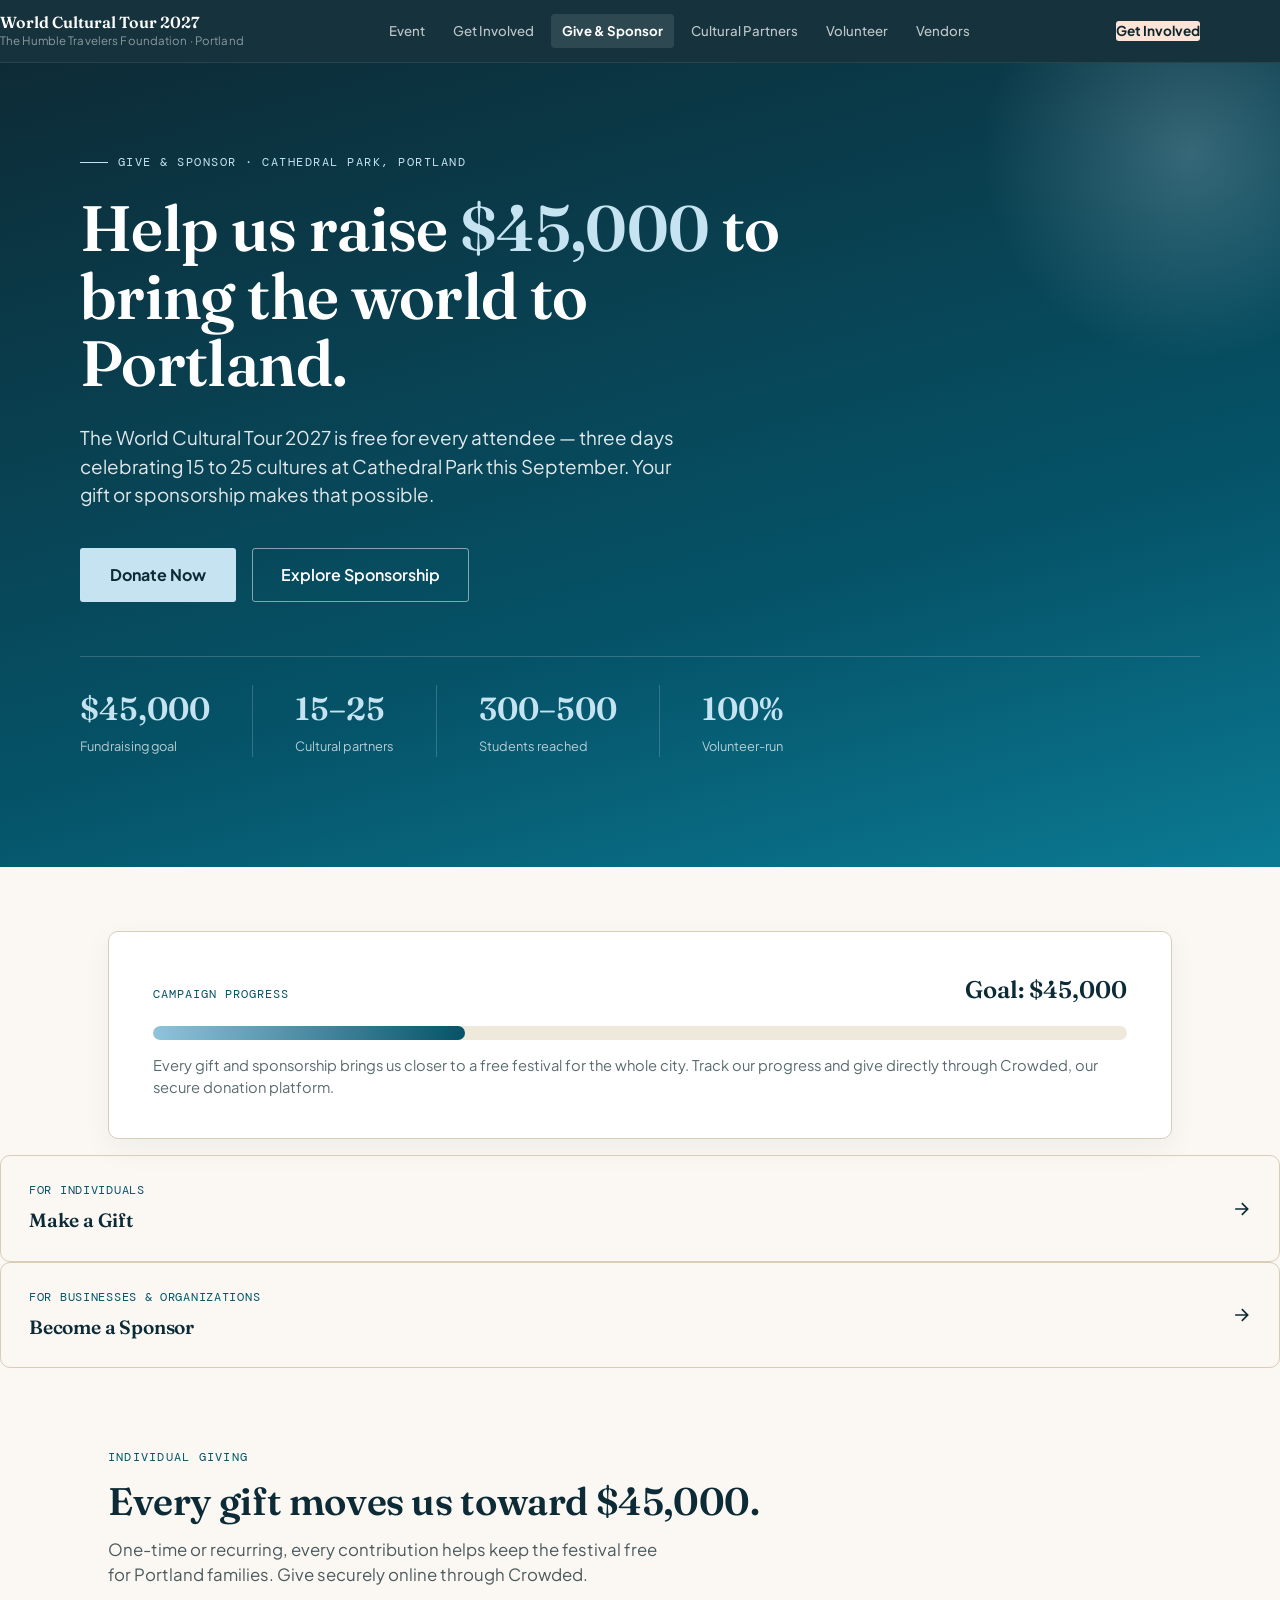
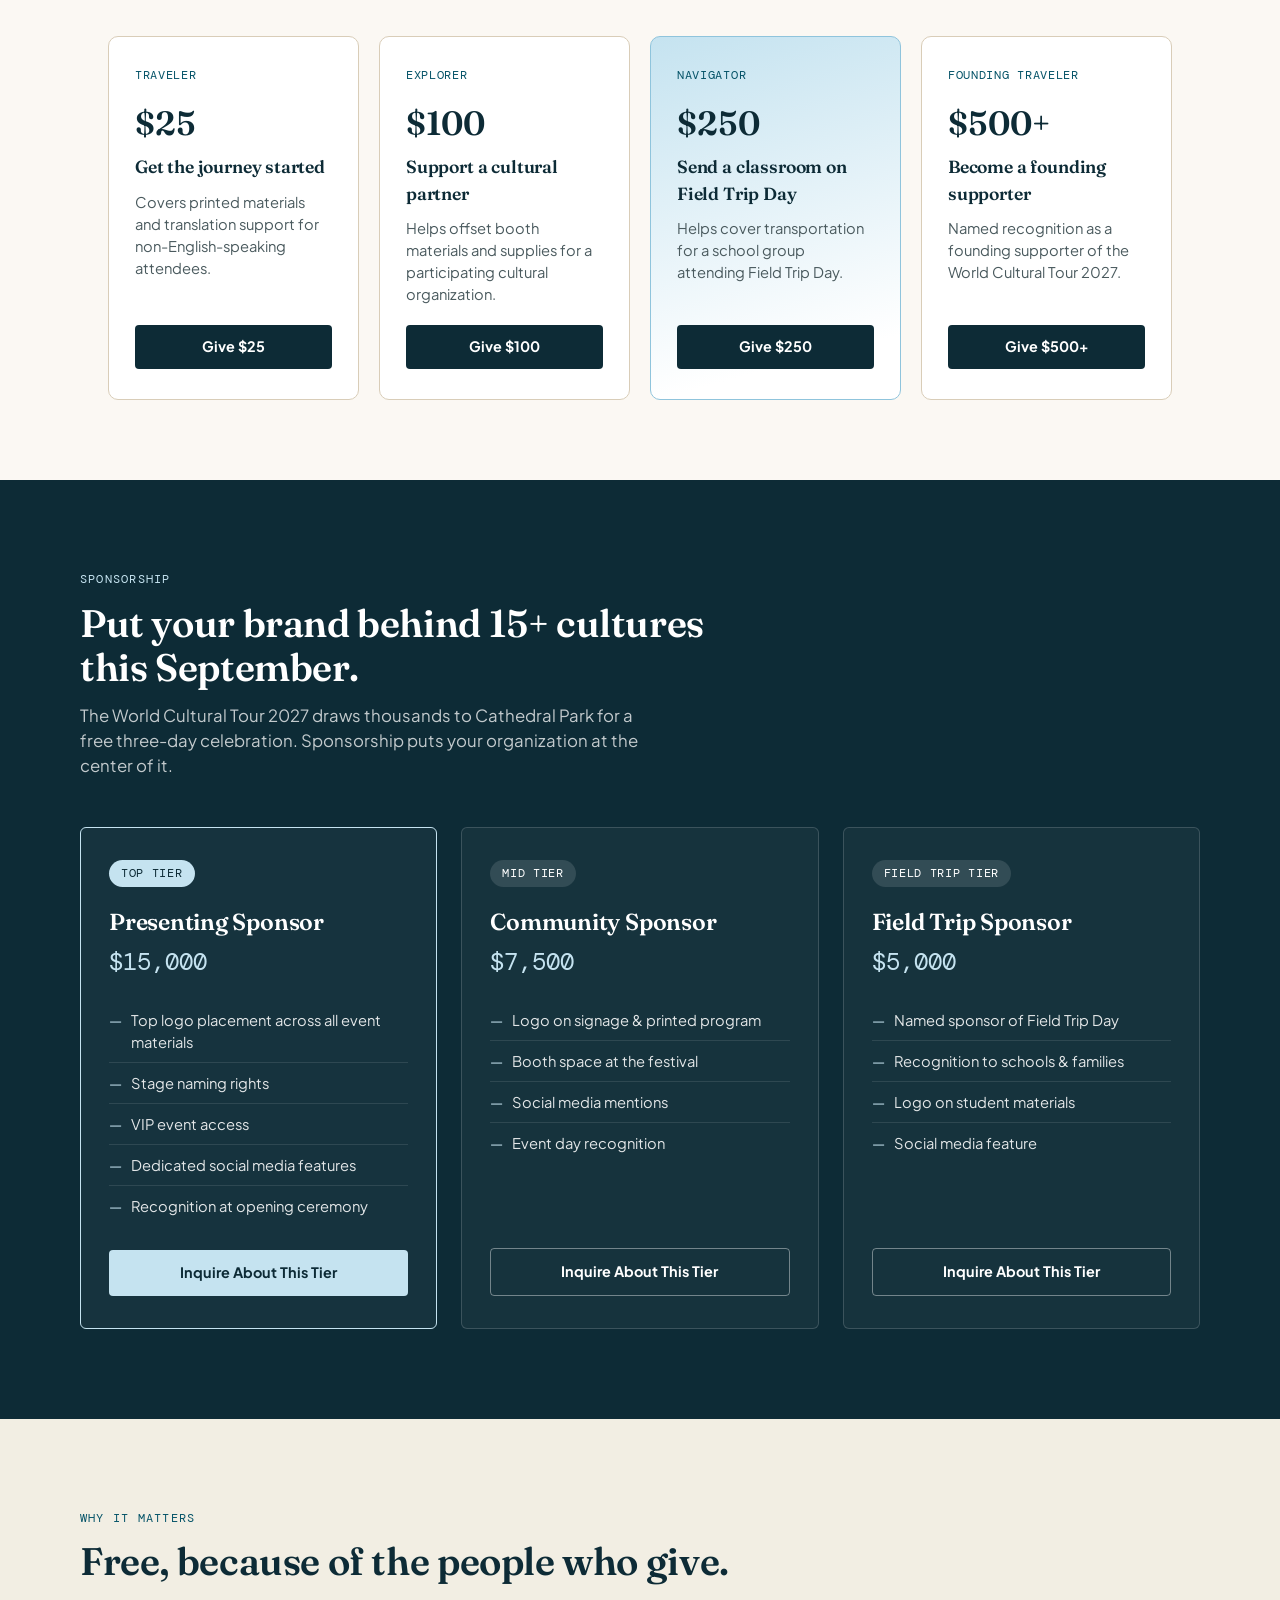
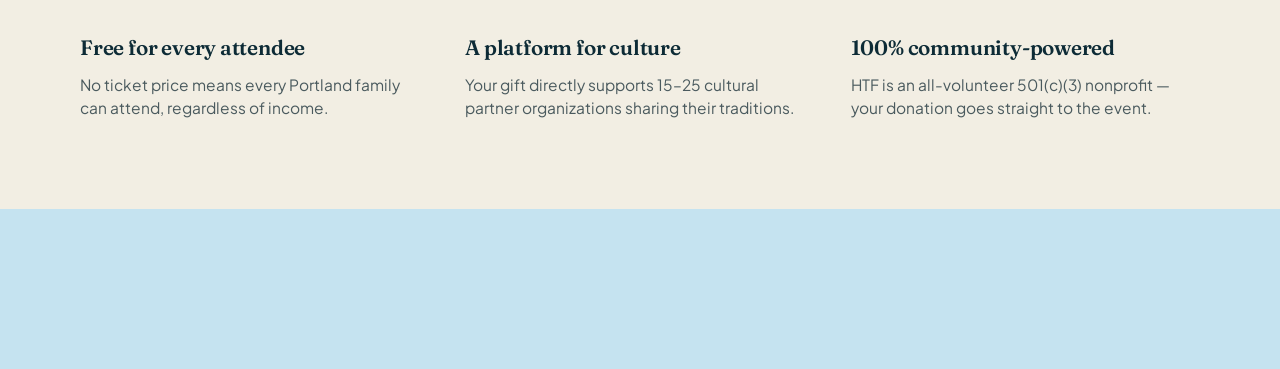
<file: donate.html>
<!DOCTYPE html>
<html lang="en">
<head>
<meta charset="UTF-8">
<meta name="viewport" content="width=device-width, initial-scale=1.0">
<title>Give &amp; Sponsor — World Cultural Tour Portland 2027</title>
<style>
  @import url('https://fonts.googleapis.com/css2?family=Fraunces:opsz,wght@9..144,400;9..144,500;9..144,600;9..144,700&family=Plus+Jakarta+Sans:wght@400;500;600;700;800&family=DM+Mono:wght@400;500&display=swap');

  :root{
    --deep-teal:#0D2B36;
    --mid-teal:#055368;
    --teal-bright:#0B7A93;
    --azure:#C5E3F0;
    --azure-deep:#8FC4DC;
    --cream:#FBF8F3;
    --ink:#10262E;
    --line:#D9CDB8;
  }

  *{margin:0;padding:0;box-sizing:border-box;}
  html{scroll-behavior:smooth;}
  body{
    font-family:'Plus Jakarta Sans', sans-serif;
    background:var(--cream);
    color:var(--ink);
    line-height:1.5;
  }
  @media (prefers-reduced-motion: reduce){
    *{animation-duration:0.01ms !important; transition-duration:0.01ms !important;}
  }

  h1,h2,h3{font-family:'Fraunces', serif; letter-spacing:-0.01em;}
  a{color:inherit; text-decoration:none;}
  .mono{font-family:'DM Mono', monospace; letter-spacing:0.02em;}

  /* ===== NAV ===== */
  @media (max-width:680px){}

  /* ===== HERO ===== */
  .hero{
    background:linear-gradient(165deg, var(--deep-teal) 0%, var(--mid-teal) 65%, var(--teal-bright) 100%);
    color:#fff;
    padding:90px 28px 110px;
    position:relative;
    overflow:hidden;
  }
  .hero::after{
    content:"";
    position:absolute; right:-120px; top:-120px;
    width:420px; height:420px; border-radius:50%;
    background:radial-gradient(circle, rgba(197,227,240,0.24) 0%, rgba(197,227,240,0) 70%);
  }
  .hero-inner{max-width:1120px; margin:0 auto; position:relative; z-index:2;}
  .eyebrow{
    font-family:'DM Mono',monospace; text-transform:uppercase; letter-spacing:0.12em;
    font-size:0.78rem; color:var(--azure); margin-bottom:22px; display:flex; align-items:center; gap:10px;
  }
  .eyebrow::before{content:""; width:28px; height:1px; background:var(--azure); display:inline-block;}
  .hero h1{
    font-size:clamp(2.4rem, 5vw, 4.1rem);
    font-weight:600; line-height:1.06; max-width:780px;
    margin-bottom:26px;
  }
  .hero h1 em{color:var(--azure); font-style:normal;}
  .hero p.lead{
    font-size:1.18rem; max-width:600px; color:rgba(255,255,255,0.88); margin-bottom:40px; font-weight:400;
  }
  .hero-actions{display:flex; gap:16px; flex-wrap:wrap; margin-bottom:54px;}
  .btn-primary{
    background:var(--azure); color:var(--deep-teal); font-weight:700; padding:15px 30px;
    border-radius:3px; text-decoration:none; font-size:1rem; display:inline-block;
    transition:transform 0.15s ease, box-shadow 0.15s ease;
  }
  .btn-primary:hover{transform:translateY(-2px); box-shadow:0 10px 24px rgba(0,0,0,0.22);}
  .btn-ghost{
    border:1.5px solid rgba(255,255,255,0.5); color:#fff; font-weight:600; padding:14px 28px;
    border-radius:3px; text-decoration:none; font-size:1rem; display:inline-block;
    transition:background 0.15s ease, border-color 0.15s ease;
  }
  .btn-ghost:hover{background:rgba(255,255,255,0.1); border-color:#fff;}

  .hero-stats{
    display:flex; gap:0; flex-wrap:wrap;
    border-top:1px solid rgba(255,255,255,0.18); padding-top:28px;
  }
  .hero-stat{padding-right:42px; margin-right:42px; border-right:1px solid rgba(255,255,255,0.18);}
  .hero-stat:last-child{border-right:none;}
  .hero-stat .num{font-family:'Fraunces',serif; font-size:2rem; font-weight:600; color:var(--azure); display:block;}
  .hero-stat .lbl{font-size:0.8rem; color:rgba(255,255,255,0.7); margin-top:2px;}

  /* ===== GOAL PROGRESS BAND ===== */
  .progress-section{padding:64px 28px 16px; max-width:1120px; margin:0 auto;}
  .progress-card{
    background:#fff; border:1px solid var(--line); border-radius:10px; padding:40px 44px;
    box-shadow:0 10px 30px rgba(13,43,54,0.05);
  }
  .progress-top{display:flex; justify-content:space-between; align-items:baseline; margin-bottom:18px; flex-wrap:wrap; gap:12px;}
  .progress-top .pg-label{font-family:'DM Mono',monospace; font-size:0.78rem; color:var(--mid-teal); text-transform:uppercase; letter-spacing:0.08em;}
  .progress-top .pg-goal{font-family:'Fraunces',serif; font-size:1.5rem; color:var(--deep-teal); font-weight:600;}
  .progress-track{height:14px; background:#EFE9DC; border-radius:8px; overflow:hidden; margin-bottom:14px;}
  .progress-fill{height:100%; background:linear-gradient(90deg, var(--azure-deep), var(--mid-teal)); border-radius:8px;}
  .progress-note{font-size:0.92rem; color:#5A6B6E;}

  /* ===== TWO PATHS NAV ===== */
  .paths-
  @media (max-width:760px){.paths-}
  .path-link{
    border:1.5px solid var(--line); border-radius:10px; padding:26px 28px; display:flex; align-items:center; justify-content:space-between; gap:16px;
    transition:border-color 0.15s ease, transform 0.15s ease; text-decoration:none;
  }
  .path-link:hover{border-color:var(--mid-teal); transform:translateY(-2px);}
  .path-link .pl-text .pl-tag{font-family:'DM Mono',monospace; font-size:0.74rem; color:var(--mid-teal); text-transform:uppercase; letter-spacing:0.06em; display:block; margin-bottom:6px;}
  .path-link .pl-text h3{font-size:1.2rem; color:var(--deep-teal); font-weight:600;}
  .path-link svg{width:20px; height:20px; flex-shrink:0; color:var(--deep-teal);}

  /* ===== INDIVIDUAL GIVING ===== */
  .give-section{padding:80px 28px; max-width:1120px; margin:0 auto;}
  .section-head{margin-bottom:48px; max-width:680px;}
  .section-tag{font-family:'DM Mono',monospace; font-size:0.78rem; color:var(--mid-teal); text-transform:uppercase; letter-spacing:0.1em; margin-bottom:12px; display:block;}
  .section-head h2{font-size:clamp(1.7rem,3vw,2.4rem); color:var(--deep-teal); font-weight:600; line-height:1.15;}
  .section-head p{margin-top:14px; color:#4A5A5E; font-size:1.05rem; max-width:560px;}

  .give-grid{display:grid; grid-template-columns:repeat(4, 1fr); gap:20px; margin-top:20px;}
  @media (max-width:900px){.give-grid{grid-template-columns:repeat(2,1fr);}}
  @media (max-width:480px){.give-grid{grid-template-columns:1fr;}}

  .give-card{
    border:1.5px solid var(--line); border-radius:10px; padding:30px 26px; text-align:left;
    display:flex; flex-direction:column; transition:transform 0.18s ease, box-shadow 0.18s ease, border-color 0.18s ease;
    background:#fff;
  }
  .give-card:hover{transform:translateY(-4px); box-shadow:0 16px 32px rgba(13,43,54,0.1); border-color:var(--azure-deep);}
  .give-card.featured{background:linear-gradient(165deg, var(--azure) 0%, #fff 85%); border-color:var(--azure-deep);}
  .give-card .gc-tag{font-family:'DM Mono',monospace; font-size:0.72rem; color:var(--mid-teal); text-transform:uppercase; letter-spacing:0.06em; margin-bottom:14px;}
  .give-card .gc-amount{font-family:'Fraunces',serif; font-size:2.1rem; font-weight:600; color:var(--deep-teal); margin-bottom:6px;}
  .give-card h3{font-size:1.1rem; color:var(--deep-teal); font-weight:600; margin-bottom:10px;}
  .give-card p{font-size:0.92rem; color:#4A5A5E; margin-bottom:20px; flex-grow:1;}
  .give-card .gc-btn{
    text-align:center; padding:11px 0; border-radius:4px; font-weight:700; font-size:0.9rem;
    background:var(--deep-teal); color:#fff; transition:background 0.15s ease;
  }
  .give-card .gc-btn:hover{background:var(--mid-teal);}

  /* ===== SPONSORSHIP ===== */
  .sponsor-section{background:var(--deep-teal); padding:90px 28px; color:#fff;}
  .sponsor-inner{max-width:1120px; margin:0 auto;}
  .sponsor-section .section-tag{color:var(--azure);}
  .sponsor-section .section-head h2{color:#fff;}
  .sponsor-section .section-head p{color:rgba(255,255,255,0.75);}

  .tier-grid{display:grid; grid-template-columns:repeat(3, 1fr); gap:24px; margin-top:20px;}
  @media (max-width:900px){.tier-grid{grid-template-columns:1fr;}}

  .tier-card{
    background:rgba(255,255,255,0.04);
    border:1px solid rgba(255,255,255,0.16);
    border-radius:6px;
    padding:32px 28px;
    display:flex; flex-direction:column;
  }
  .tier-card.top{border-color:var(--azure);}
  .tier-badge{
    font-family:'DM Mono',monospace; font-size:0.72rem; text-transform:uppercase; letter-spacing:0.06em;
    padding:5px 12px; border-radius:20px; display:inline-block; margin-bottom:18px; width:fit-content;
  }
  .tier-card.top .tier-badge{background:var(--azure); color:var(--deep-teal);}
  .tier-card:not(.top) .tier-badge{background:rgba(255,255,255,0.12); color:#fff;}
  .tier-card h3{font-size:1.45rem; font-weight:600; margin-bottom:4px;}
  .tier-card .tier-amount{font-family:'DM Mono',monospace; font-size:1.5rem; color:var(--azure); margin-bottom:20px; display:block;}
  .tier-card ul{list-style:none; margin-bottom:24px; flex-grow:1;}
  .tier-card li{
    padding:9px 0; border-top:1px solid rgba(255,255,255,0.1); font-size:0.92rem; color:rgba(255,255,255,0.88);
    display:flex; align-items:baseline; gap:9px;
  }
  .tier-card li:first-of-type{border-top:none;}
  .tier-card li::before{content:"—"; color:var(--azure); flex-shrink:0;}
  .tier-cta{
    display:block; text-align:center; padding:12px 0; border-radius:4px; font-weight:700; font-size:0.9rem;
    transition:transform 0.15s ease;
  }
  .tier-card.top .tier-cta{background:var(--azure); color:var(--deep-teal);}
  .tier-card:not(.top) .tier-cta{background:transparent; border:1.5px solid rgba(255,255,255,0.4); color:#fff;}
  .tier-cta:hover{transform:translateY(-2px);}

  /* ===== WHY GIVE ===== */
  .why-section{background:#F2EEE3; padding:90px 28px;}
  .why-inner{max-width:1120px; margin:0 auto;}
  .why-grid{display:grid; grid-template-columns:repeat(3,1fr); gap:36px; margin-top:48px;}
  @media (max-width:760px){.why-grid{grid-template-columns:1fr;}}
  .why-card h3{font-size:1.3rem; color:var(--deep-teal); margin-bottom:10px; font-weight:600;}
  .why-card p{color:#4A5A5E; font-size:0.97rem;}

  /* ===== FINAL CTA ===== */
  .cta-section{background:var(--azure); padding:80px 28px;}
  .cta-inner{max-width:880px; margin:0 auto; text-align:center;}
  .cta-inner .section-tag{color:var(--mid-teal); justify-self:center;}
  .cta-inner h2{font-size:clamp(1.8rem,3.4vw,2.6rem); color:var(--deep-teal); margin-bottom:16px; font-weight:600;}
  .cta-inner p.lead{color:#1A3340; font-size:1.05rem; margin-bottom:36px; max-width:540px; margin-left:auto; margin-right:auto;}
  .cta-actions{display:flex; gap:16px; justify-content:center; flex-wrap:wrap;}
  .cta-actions .btn-primary{background:var(--deep-teal); color:#fff;}
  .cta-actions .btn-primary:hover{background:var(--mid-teal);}
  .cta-actions .btn-ghost{border-color:var(--deep-teal); color:var(--deep-teal);}
  .cta-actions .btn-ghost:hover{background:rgba(13,43,54,0.06);}

  /* ===== FOOTER ===== */
  footer{background:var(--deep-teal); color:rgba(255,255,255,0.7); padding:48px 28px 36px;}
  .footer-inner{max-width:1120px; margin:0 auto; display:flex; justify-content:space-between; align-items:flex-end; flex-wrap:wrap; gap:24px;}
  .footer-inner .org{color:var(--azure); font-family:'Fraunces',serif; font-weight:600; font-size:1.1rem; margin-bottom:8px;}
  .footer-meta{font-size:0.85rem; line-height:1.7;}
  .footer-right{font-size:0.8rem; text-align:right;}

</style>
  <link rel="stylesheet" href="nav.css">
</head>
<body>

<nav id="wct-nav">
  <div class="wct-nav-inner">
    <a href="index.html" class="wct-nav-logo">
      <span class="wct-logo-main">World Cultural Tour 2027</span>
      <span class="wct-logo-sub">The Humble Travelers Foundation &middot; Portland</span>
    </a>
    <ul class="wct-nav-links">
      <li><a href="index.html" >Event</a></li>
      <li><a href="get-involved.html" >Get Involved</a></li>
      <li><a href="donate.html" class="wct-active">Give &amp; Sponsor</a></li>
      <li><a href="partners.html" >Cultural Partners</a></li>
      <li><a href="volunteer.html" >Volunteer</a></li>
      <li><a href="vendors.html" >Vendors</a></li>
    </ul>
    <a href="get-involved.html" class="wct-nav-cta">Get Involved</a>
    <button class="wct-hamburger" aria-label="Toggle menu" onclick="document.getElementById('wct-nav').classList.toggle('wct-nav-open')">
      <span></span><span></span><span></span>
    </button>
  </div>
  <ul class="wct-mobile-menu">
    <li><a href="index.html" >Event</a></li>
    <li><a href="get-involved.html" >Get Involved</a></li>
    <li><a href="donate.html" class="wct-active">Give &amp; Sponsor</a></li>
    <li><a href="partners.html" >Cultural Partners</a></li>
    <li><a href="volunteer.html" >Volunteer</a></li>
    <li><a href="vendors.html" >Vendors</a></li>
    <li><a href="get-involved.html" class="wct-mobile-cta">Get Involved</a></li>
  </ul>
</nav>

<header class="hero">
  <div class="hero-inner">
    <span class="eyebrow">Give & Sponsor · Cathedral Park, Portland</span>
    <h1>Help us raise <em>$45,000</em> to bring the world to Portland.</h1>
    <p class="lead">The World Cultural Tour 2027 is free for every attendee — three days celebrating 15 to 25 cultures at Cathedral Park this September. Your gift or sponsorship makes that possible.</p>
    <div class="hero-actions">
      <a href="https://collect.crowded.me/collection/73b2a614-7ba4-40a7-8ac9-d948060fa386" class="btn-primary" target="_blank" rel="noopener">Donate Now</a>
      <a href="#sponsor" class="btn-ghost">Explore Sponsorship</a>
    </div>
    <div class="hero-stats">
      <div class="hero-stat"><span class="num">$45,000</span><span class="lbl">Fundraising goal</span></div>
      <div class="hero-stat"><span class="num">15–25</span><span class="lbl">Cultural partners</span></div>
      <div class="hero-stat"><span class="num">300–500</span><span class="lbl">Students reached</span></div>
      <div class="hero-stat"><span class="num">100%</span><span class="lbl">Volunteer-run</span></div>
    </div>
  </div>
</header>

<section class="progress-section">
  <div class="progress-card">
    <div class="progress-top">
      <span class="pg-label">Campaign Progress</span>
      <span class="pg-goal">Goal: $45,000</span>
    </div>
    <div class="progress-track"><div class="progress-fill" style="width:32%;"></div></div>
    <p class="progress-note">Every gift and sponsorship brings us closer to a free festival for the whole city. Track our progress and give directly through Crowded, our secure donation platform.</p>
  </div>
</section>

<div class="paths-nav">
  <a href="#give" class="path-link">
    <div class="pl-text">
      <span class="pl-tag">For Individuals</span>
      <h3>Make a Gift</h3>
    </div>
    <svg viewBox="0 0 24 24" fill="none" stroke="currentColor" stroke-width="2"><path d="M5 12h14M13 5l7 7-7 7"/></svg>
  </a>
  <a href="#sponsor" class="path-link">
    <div class="pl-text">
      <span class="pl-tag">For Businesses & Organizations</span>
      <h3>Become a Sponsor</h3>
    </div>
    <svg viewBox="0 0 24 24" fill="none" stroke="currentColor" stroke-width="2"><path d="M5 12h14M13 5l7 7-7 7"/></svg>
  </a>
</div>

<section class="give-section" id="give">
  <div class="section-head">
    <span class="section-tag">Individual Giving</span>
    <h2>Every gift moves us toward $45,000.</h2>
    <p>One-time or recurring, every contribution helps keep the festival free for Portland families. Give securely online through Crowded.</p>
  </div>

  <div class="give-grid">
    <div class="give-card">
      <span class="gc-tag">Traveler</span>
      <div class="gc-amount">$25</div>
      <h3>Get the journey started</h3>
      <p>Covers printed materials and translation support for non-English-speaking attendees.</p>
      <a href="https://collect.crowded.me/collection/73b2a614-7ba4-40a7-8ac9-d948060fa386" class="gc-btn" target="_blank" rel="noopener">Give $25</a>
    </div>
    <div class="give-card">
      <span class="gc-tag">Explorer</span>
      <div class="gc-amount">$100</div>
      <h3>Support a cultural partner</h3>
      <p>Helps offset booth materials and supplies for a participating cultural organization.</p>
      <a href="https://collect.crowded.me/collection/73b2a614-7ba4-40a7-8ac9-d948060fa386" class="gc-btn" target="_blank" rel="noopener">Give $100</a>
    </div>
    <div class="give-card featured">
      <span class="gc-tag">Navigator</span>
      <div class="gc-amount">$250</div>
      <h3>Send a classroom on Field Trip Day</h3>
      <p>Helps cover transportation for a school group attending Field Trip Day.</p>
      <a href="https://collect.crowded.me/collection/73b2a614-7ba4-40a7-8ac9-d948060fa386" class="gc-btn" target="_blank" rel="noopener">Give $250</a>
    </div>
    <div class="give-card">
      <span class="gc-tag">Founding Traveler</span>
      <div class="gc-amount">$500+</div>
      <h3>Become a founding supporter</h3>
      <p>Named recognition as a founding supporter of the World Cultural Tour 2027.</p>
      <a href="https://collect.crowded.me/collection/73b2a614-7ba4-40a7-8ac9-d948060fa386" class="gc-btn" target="_blank" rel="noopener">Give $500+</a>
    </div>
  </div>
</section>

<section class="sponsor-section" id="sponsor">
  <div class="sponsor-inner">
    <div class="section-head">
      <span class="section-tag">Sponsorship</span>
      <h2>Put your brand behind 15+ cultures this September.</h2>
      <p>The World Cultural Tour 2027 draws thousands to Cathedral Park for a free three-day celebration. Sponsorship puts your organization at the center of it.</p>
    </div>

    <div class="tier-grid">
      <div class="tier-card top">
        <span class="tier-badge">Top Tier</span>
        <h3>Presenting Sponsor</h3>
        <span class="tier-amount">$15,000</span>
        <ul>
          <li>Top logo placement across all event materials</li>
          <li>Stage naming rights</li>
          <li>VIP event access</li>
          <li>Dedicated social media features</li>
          <li>Recognition at opening ceremony</li>
        </ul>
        <a href="mailto:info@humbletravelers.org?subject=Presenting%20Sponsor%20Inquiry%20-%20WCT%202027" class="tier-cta">Inquire About This Tier</a>
      </div>
      <div class="tier-card">
        <span class="tier-badge">Mid Tier</span>
        <h3>Community Sponsor</h3>
        <span class="tier-amount">$7,500</span>
        <ul>
          <li>Logo on signage & printed program</li>
          <li>Booth space at the festival</li>
          <li>Social media mentions</li>
          <li>Event day recognition</li>
        </ul>
        <a href="mailto:info@humbletravelers.org?subject=Community%20Sponsor%20Inquiry%20-%20WCT%202027" class="tier-cta">Inquire About This Tier</a>
      </div>
      <div class="tier-card">
        <span class="tier-badge">Field Trip Tier</span>
        <h3>Field Trip Sponsor</h3>
        <span class="tier-amount">$5,000</span>
        <ul>
          <li>Named sponsor of Field Trip Day</li>
          <li>Recognition to schools & families</li>
          <li>Logo on student materials</li>
          <li>Social media feature</li>
        </ul>
        <a href="mailto:info@humbletravelers.org?subject=Field%20Trip%20Sponsor%20Inquiry%20-%20WCT%202027" class="tier-cta">Inquire About This Tier</a>
      </div>
    </div>
  </div>
</section>

<section class="why-section">
  <div class="why-inner">
    <div class="section-head">
      <span class="section-tag">Why It Matters</span>
      <h2>Free, because of the people who give.</h2>
    </div>
    <div class="why-grid">
      <div class="why-card">
        <h3>Free for every attendee</h3>
        <p>No ticket price means every Portland family can attend, regardless of income.</p>
      </div>
      <div class="why-card">
        <h3>A platform for culture</h3>
        <p>Your gift directly supports 15–25 cultural partner organizations sharing their traditions.</p>
      </div>
      <div class="why-card">
        <h3>100% community-powered</h3>
        <p>HTF is an all-volunteer 501(c)(3) nonprofit — your donation goes straight to the event.</p>
      </div>
    </div>
  </div>
</section>

<section class="cta-section">
  <div class="cta-inner">
    <span class="section-tag
</file>
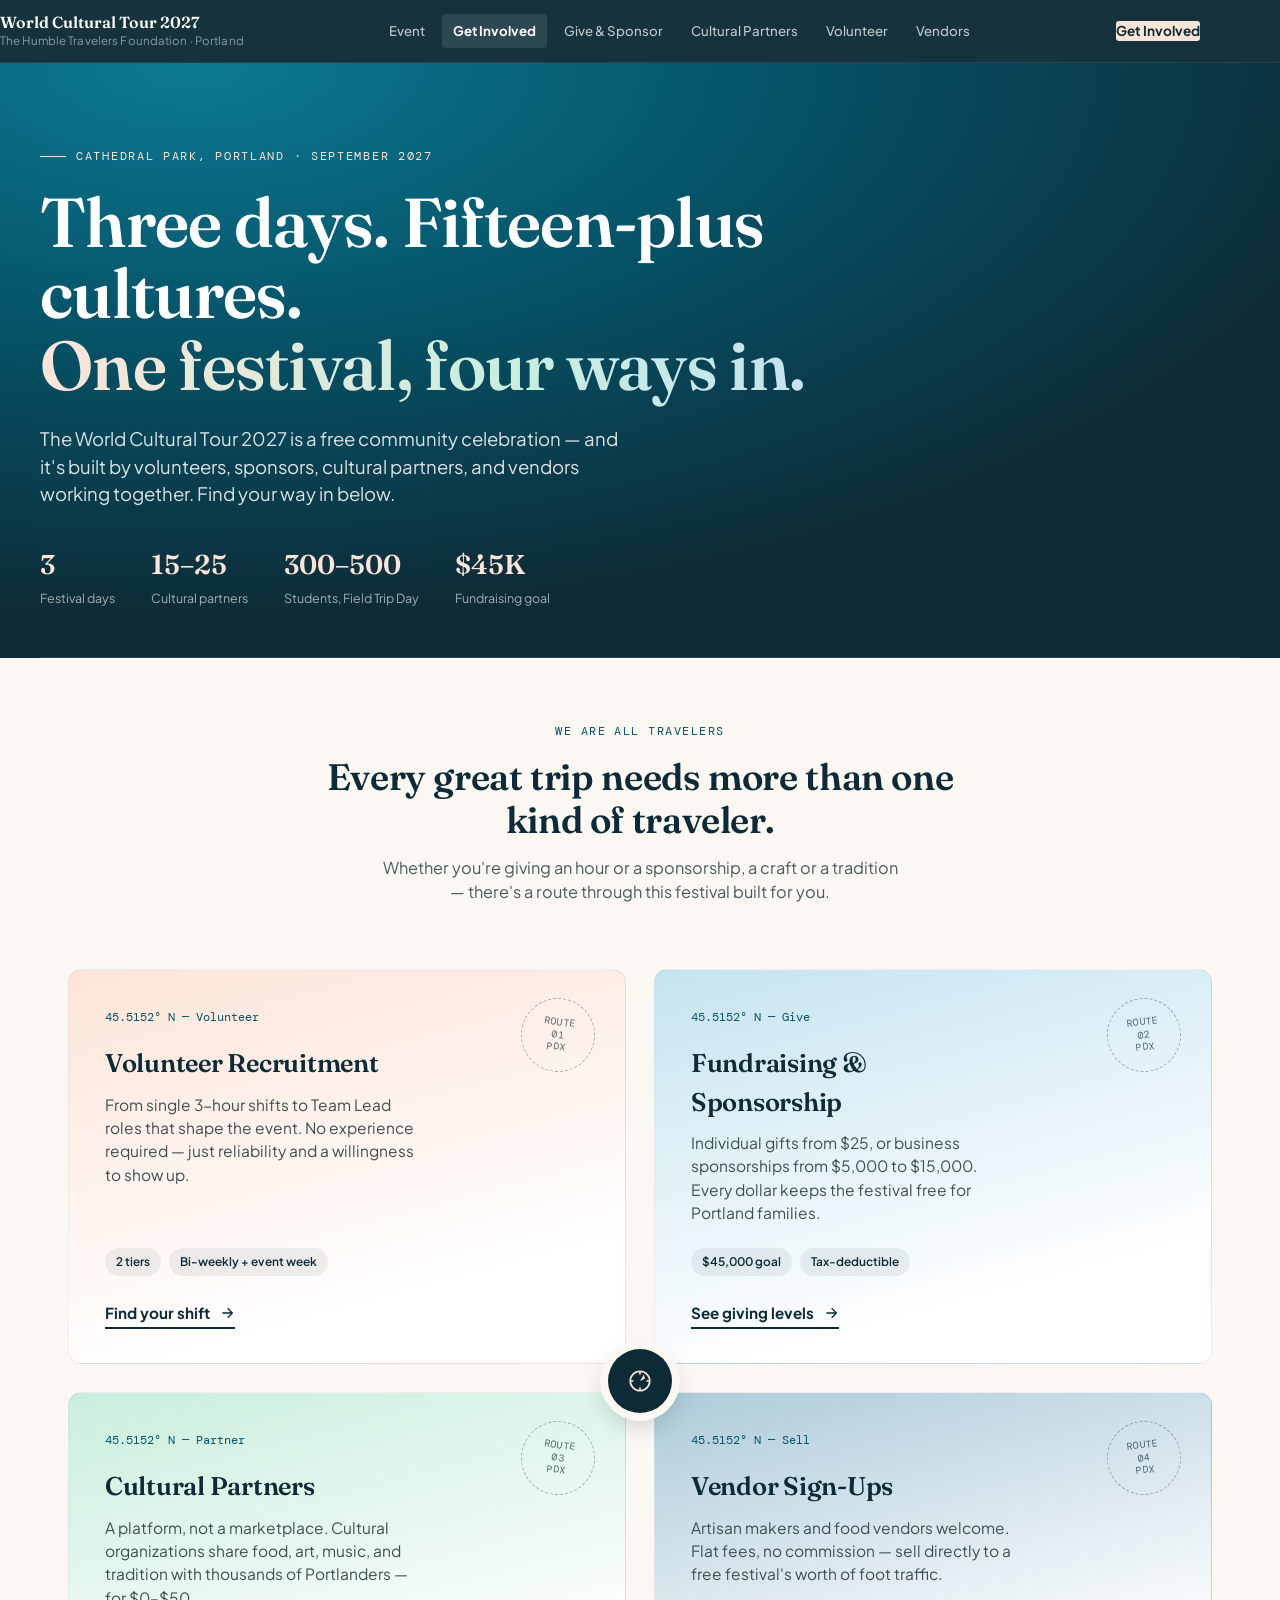
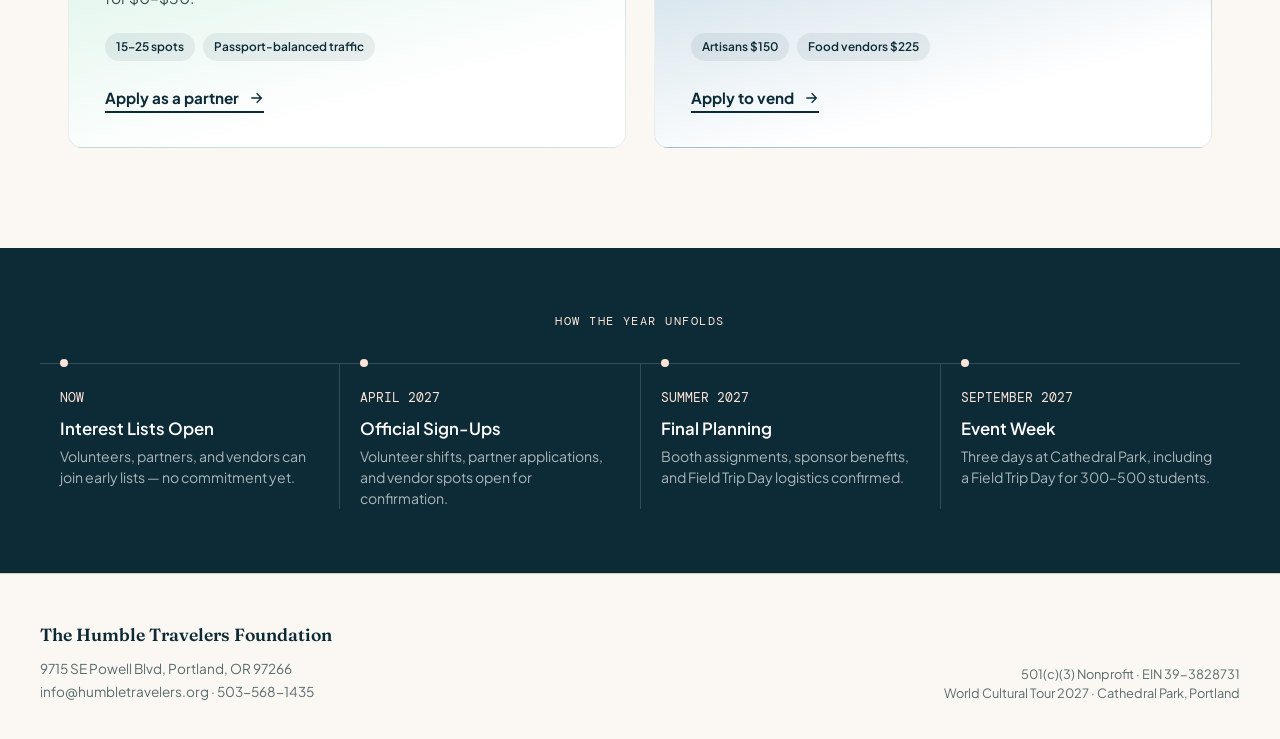
<file: get-involved.html>
<!DOCTYPE html>
<html lang="en">
<head>
<meta charset="UTF-8">
<meta name="viewport" content="width=device-width, initial-scale=1.0">
<title>World Cultural Tour 2027 — Portland</title>
<style>
  @import url('https://fonts.googleapis.com/css2?family=Fraunces:opsz,wght@9..144,400;9..144,500;9..144,600;9..144,700&family=Plus+Jakarta+Sans:wght@400;500;600;700;800&family=DM+Mono:wght@400;500&display=swap');

  :root{
    --ink:#0D2B36;
    --teal:#055368;
    --teal-bright:#0B7A93;
    --cream:#FBF8F3;
    --line:#D9CDB8;

    --peach:#FDE4D8;
    --peach-deep:#F4C2AC;
    --azure:#C5E3F0;
    --azure-deep:#8FC4DC;
    --mint:#C9EEDD;
    --mint-deep:#8FD9BC;
    --slate:#AECBDA;
    --slate-deep:#7FA8BD;
  }

  *{margin:0;padding:0;box-sizing:border-box;}
  html{scroll-behavior:smooth;}
  body{
    font-family:'Plus Jakarta Sans', sans-serif;
    background:var(--cream);
    color:var(--ink);
    line-height:1.5;
    overflow-x:hidden;
  }
  @media (prefers-reduced-motion: reduce){
    *{animation-duration:0.01ms !important; transition-duration:0.01ms !important;}
  }
  h1,h2,h3{font-family:'Fraunces', serif; letter-spacing:-0.01em;}
  a{color:inherit; text-decoration:none;}
  .mono{font-family:'DM Mono', monospace; letter-spacing:0.03em;}

  /* ===== NAV ===== */
  @media (max-width:760px){}

  /* ===== HERO ===== */
  .hero{
    background:radial-gradient(120% 120% at 15% 0%, var(--teal-bright) 0%, var(--teal) 38%, var(--ink) 78%);
    color:#fff;
    padding:84px 28px 0;
    position:relative;
  }
  .hero-inner{max-width:1200px; margin:0 auto; position:relative; z-index:3;}
  .eyebrow{
    font-family:'DM Mono',monospace; text-transform:uppercase; letter-spacing:0.14em;
    font-size:0.76rem; color:var(--peach); margin-bottom:22px; display:flex; align-items:center; gap:10px;
  }
  .eyebrow::before{content:""; width:26px; height:1px; background:var(--peach); display:inline-block;}
  .hero h1{
    font-size:clamp(2.5rem, 5.4vw, 4.6rem);
    font-weight:600; line-height:1.03; max-width:840px;
    margin-bottom:24px;
  }
  .hero h1 em{font-style:normal; background:linear-gradient(100deg, var(--peach), var(--mint) 60%, var(--azure)); -webkit-background-clip:text; background-clip:text; -webkit-text-fill-color:transparent;}
  .hero p.lead{font-size:1.16rem; max-width:580px; color:rgba(255,255,255,0.85); margin-bottom:36px; font-weight:400;}

  .hero-meta{display:flex; gap:36px; flex-wrap:wrap; padding-bottom:48px; border-bottom:1px solid rgba(255,255,255,0.14);}
  .hm-item .hm-val{font-family:'Fraunces',serif; font-size:1.7rem; font-weight:600; color:var(--peach); display:block;}
  .hm-item .hm-lbl{font-size:0.78rem; color:rgba(255,255,255,0.62); margin-top:2px;}

  /* ===== INSTRUMENT INTRO ===== */
  .instrument-intro{
    max-width:1200px; margin:0 auto; padding:64px 28px 8px;
    text-align:center;
  }
  .instrument-intro .it-tag{font-family:'DM Mono',monospace; font-size:0.78rem; color:var(--teal); text-transform:uppercase; letter-spacing:0.12em; display:block; margin-bottom:14px;}
  .instrument-intro h2{font-size:clamp(1.7rem,3vw,2.3rem); color:var(--ink); max-width:640px; margin:0 auto 14px; font-weight:600; line-height:1.18;}
  .instrument-intro p{color:#4A5A5E; max-width:520px; margin:0 auto; font-size:1.02rem;}

  /* ===== COMPASS ROUTE GRID ===== */
  .routes-section{max-width:1200px; margin:0 auto; padding:56px 28px 100px; position:relative;}

  .routes-grid{
    display:grid;
    grid-template-columns:repeat(2, 1fr);
    gap:28px;
    position:relative;
  }
  @media (max-width:820px){ .routes-grid{grid-template-columns:1fr;} }

  .route-card{
    position:relative;
    border-radius:14px;
    padding:38px 36px 34px;
    overflow:hidden;
    border:1px solid rgba(13,43,54,0.08);
    transition:transform 0.22s cubic-bezier(.2,.7,.3,1), box-shadow 0.22s ease;
    display:flex; flex-direction:column;
    min-height:300px;
  }
  .route-card:hover{transform:translateY(-5px); box-shadow:0 22px 44px rgba(13,43,54,0.14);}
  .route-card:focus-visible{outline:3px solid var(--ink); outline-offset:3px;}

  .route-card.peach{background:linear-gradient(165deg, var(--peach) 0%, #fff 78%);}
  .route-card.azure{background:linear-gradient(165deg, var(--azure) 0%, #fff 78%);}
  .route-card.mint{background:linear-gradient(165deg, var(--mint) 0%, #fff 78%);}
  .route-card.slate{background:linear-gradient(165deg, var(--slate) 0%, #fff 78%);}

  .route-stamp{
    position:absolute; top:28px; right:30px;
    width:74px; height:74px; border-radius:50%;
    border:1.5px dashed rgba(13,43,54,0.35);
    display:flex; align-items:center; justify-content:center;
    transform:rotate(8deg);
  }
  .route-card.azure .route-stamp, .route-card.slate .route-stamp{transform:rotate(-7deg);}
  .route-stamp .rs-inner{
    font-family:'DM Mono',monospace; font-size:0.62rem; text-align:center; color:var(--ink); line-height:1.3; text-transform:uppercase; letter-spacing:0.04em; opacity:0.7;
  }

  .route-coord{font-family:'DM Mono',monospace; font-size:0.78rem; color:var(--teal); margin-bottom:18px; display:block;}
  .route-card h3{font-size:1.6rem; color:var(--ink); font-weight:600; margin-bottom:10px; max-width:300px;}
  .route-card p.route-desc{color:#3E4F52; font-size:0.97rem; margin-bottom:24px; max-width:320px; flex-grow:1;}

  .route-tags{display:flex; gap:8px; flex-wrap:wrap; margin-bottom:26px;}
  .route-tag{
    font-size:0.74rem; font-weight:600; padding:5px 11px; border-radius:20px;
    background:rgba(13,43,54,0.07); color:var(--ink);
  }

  .route-cta{
    display:inline-flex; align-items:center; gap:9px;
    font-weight:700; font-size:0.95rem; color:var(--ink);
    padding-bottom:2px; border-bottom:2px solid var(--ink);
    width:fit-content; transition:gap 0.18s ease;
  }
  .route-card:hover .route-cta{gap:14px;}
  .route-cta svg{width:16px; height:16px; transition:transform 0.18s ease;}
  .route-card:hover .route-cta svg{transform:translateX(2px);}

  /* compass center ornament between cards on desktop */
  .compass-center{
    display:none;
  }
  @media (min-width:821px){
    .compass-center{
      display:flex; position:absolute; top:50%; left:50%;
      width:64px; height:64px; transform:translate(-50%,-50%);
      border-radius:50%; background:var(--ink); color:var(--peach);
      align-items:center; justify-content:center; z-index:5;
      box-shadow:0 0 0 8px var(--cream), 0 10px 26px rgba(13,43,54,0.25);
    }
    .compass-center svg{width:26px; height:26px;}
  }

  /* ===== TIMELINE STRIP ===== */
  .timeline-strip{background:var(--ink); color:#fff; padding:64px 28px;}
  .ts-inner{max-width:1200px; margin:0 auto;}
  .ts-tag{font-family:'DM Mono',monospace; font-size:0.78rem; color:var(--peach); text-transform:uppercase; letter-spacing:0.12em; margin-bottom:32px; display:block; text-align:center;}
  .ts-row{display:flex; justify-content:space-between; gap:0; border-top:1px solid rgba(255,255,255,0.16);}
  .ts-stop{flex:1; padding:24px 20px 0; border-right:1px solid rgba(255,255,255,0.16); position:relative;}
  .ts-stop:last-child{border-right:none;}
  .ts-stop::before{content:""; position:absolute; top:-1px; left:20px; width:8px; height:8px; border-radius:50%; background:var(--peach); transform:translateY(-50%);}
  .ts-stop .ts-date{font-family:'DM Mono',monospace; font-size:0.82rem; color:var(--peach); display:block; margin-bottom:8px;}
  .ts-stop h4{font-size:1.05rem; font-weight:600; margin-bottom:5px;}
  .ts-stop p{font-size:0.88rem; color:rgba(255,255,255,0.65);}
  @media (max-width:820px){
    .ts-row{flex-direction:column;}
    .ts-stop{border-right:none; border-bottom:1px solid rgba(255,255,255,0.16); padding-bottom:20px;}
  }

  /* ===== FOOTER ===== */
  footer{background:var(--cream); padding:48px 28px 36px; border-top:1px solid var(--line);}
  .footer-inner{max-width:1200px; margin:0 auto; display:flex; justify-content:space-between; align-items:flex-end; flex-wrap:wrap; gap:24px;}
  .footer-inner .org{color:var(--ink); font-family:'Fraunces',serif; font-weight:600; font-size:1.1rem; margin-bottom:8px;}
  .footer-meta{font-size:0.85rem; color:#5A6B6E; line-height:1.7;}
  .footer-right{font-size:0.8rem; color:#5A6B6E; text-align:right;}

</style>
  <link rel="stylesheet" href="nav.css">
</head>
<body>

<nav id="wct-nav">
  <div class="wct-nav-inner">
    <a href="index.html" class="wct-nav-logo">
      <span class="wct-logo-main">World Cultural Tour 2027</span>
      <span class="wct-logo-sub">The Humble Travelers Foundation &middot; Portland</span>
    </a>
    <ul class="wct-nav-links">
      <li><a href="index.html" >Event</a></li>
      <li><a href="get-involved.html" class="wct-active">Get Involved</a></li>
      <li><a href="donate.html" >Give &amp; Sponsor</a></li>
      <li><a href="partners.html" >Cultural Partners</a></li>
      <li><a href="volunteer.html" >Volunteer</a></li>
      <li><a href="vendors.html" >Vendors</a></li>
    </ul>
    <a href="get-involved.html" class="wct-nav-cta">Get Involved</a>
    <button class="wct-hamburger" aria-label="Toggle menu" onclick="document.getElementById('wct-nav').classList.toggle('wct-nav-open')">
      <span></span><span></span><span></span>
    </button>
  </div>
  <ul class="wct-mobile-menu">
    <li><a href="index.html" >Event</a></li>
    <li><a href="get-involved.html" class="wct-active">Get Involved</a></li>
    <li><a href="donate.html" >Give &amp; Sponsor</a></li>
    <li><a href="partners.html" >Cultural Partners</a></li>
    <li><a href="volunteer.html" >Volunteer</a></li>
    <li><a href="vendors.html" >Vendors</a></li>
    <li><a href="get-involved.html" class="wct-mobile-cta">Get Involved</a></li>
  </ul>
</nav>

<header class="hero">
  <div class="hero-inner">
    <span class="eyebrow">Cathedral Park, Portland · September 2027</span>
    <h1>Three days. Fifteen-plus cultures.<br><em>One festival, four ways in.</em></h1>
    <p class="lead">The World Cultural Tour 2027 is a free community celebration — and it's built by volunteers, sponsors, cultural partners, and vendors working together. Find your way in below.</p>

    <div class="hero-meta">
      <div class="hm-item"><span class="hm-val">3</span><span class="hm-lbl">Festival days</span></div>
      <div class="hm-item"><span class="hm-val">15–25</span><span class="hm-lbl">Cultural partners</span></div>
      <div class="hm-item"><span class="hm-val">300–500</span><span class="hm-lbl">Students, Field Trip Day</span></div>
      <div class="hm-item"><span class="hm-val">$45K</span><span class="hm-lbl">Fundraising goal</span></div>
    </div>
  </div>
</header>

<section class="instrument-intro">
  <span class="it-tag">We Are All Travelers</span>
  <h2>Every great trip needs more than one kind of traveler.</h2>
  <p>Whether you're giving an hour or a sponsorship, a craft or a tradition — there's a route through this festival built for you.</p>
</section>

<section class="routes-section" id="routes">
  <div class="compass-center" aria-hidden="true">
    <svg viewBox="0 0 24 24" fill="none" stroke="currentColor" stroke-width="1.6"><circle cx="12" cy="12" r="9"/><path d="M12 3v3M12 18v3M3 12h3M18 12h3"/><path d="M12 12l3.5-6 1 4-4.5 2z" fill="currentColor" stroke="none"/></svg>
  </div>

  <div class="routes-grid">

    <a href="volunteer.html" class="route-card peach">
      <div class="route-stamp"><div class="rs-inner">ROUTE<br>01<br>PDX</div></div>
      <span class="route-coord">45.5152° N — Volunteer</span>
      <h3>Volunteer Recruitment</h3>
      <p class="route-desc">From single 3-hour shifts to Team Lead roles that shape the event. No experience required — just reliability and a willingness to show up.</p>
      <div class="route-tags">
        <span class="route-tag">2 tiers</span>
        <span class="route-tag">Bi-weekly + event week</span>
      </div>
      <span class="route-cta">Find your shift
        <svg viewBox="0 0 24 24" fill="none" stroke="currentColor" stroke-width="2"><path d="M5 12h14M13 5l7 7-7 7"/></svg>
      </span>
    </a>

    <a href="donate.html" class="route-card azure">
      <div class="route-stamp"><div class="rs-inner">ROUTE<br>02<br>PDX</div></div>
      <span class="route-coord">45.5152° N — Give</span>
      <h3>Fundraising &amp; Sponsorship</h3>
      <p class="route-desc">Individual gifts from $25, or business sponsorships from $5,000 to $15,000. Every dollar keeps the festival free for Portland families.</p>
      <div class="route-tags">
        <span class="route-tag">$45,000 goal</span>
        <span class="route-tag">Tax-deductible</span>
      </div>
      <span class="route-cta">See giving levels
        <svg viewBox="0 0 24 24" fill="none" stroke="currentColor" stroke-width="2"><path d="M5 12h14M13 5l7 7-7 7"/></svg>
      </span>
    </a>

    <a href="partners.html" class="route-card mint">
      <div class="route-stamp"><div class="rs-inner">ROUTE<br>03<br>PDX</div></div>
      <span class="route-coord">45.5152° N — Partner</span>
      <h3>Cultural Partners</h3>
      <p class="route-desc">A platform, not a marketplace. Cultural organizations share food, art, music, and tradition with thousands of Portlanders — for $0–$50.</p>
      <div class="route-tags">
        <span class="route-tag">15–25 spots</span>
        <span class="route-tag">Passport-balanced traffic</span>
      </div>
      <span class="route-cta">Apply as a partner
        <svg viewBox="0 0 24 24" fill="none" stroke="currentColor" stroke-width="2"><path d="M5 12h14M13 5l7 7-7 7"/></svg>
      </span>
    </a>

    <a href="vendors.html" class="route-card slate">
      <div class="route-stamp"><div class="rs-inner">ROUTE<br>04<br>PDX</div></div>
      <span class="route-coord">45.5152° N — Sell</span>
      <h3>Vendor Sign-Ups</h3>
      <p class="route-desc">Artisan makers and food vendors welcome. Flat fees, no commission — sell directly to a free festival's worth of foot traffic.</p>
      <div class="route-tags">
        <span class="route-tag">Artisans $150</span>
        <span class="route-tag">Food vendors $225</span>
      </div>
      <span class="route-cta">Apply to vend
        <svg viewBox="0 0 24 24" fill="none" stroke="currentColor" stroke-width="2"><path d="M5 12h14M13 5l7 7-7 7"/></svg>
      </span>
    </a>

  </div>
</section>

<section class="timeline-strip" id="timeline">
  <div class="ts-inner">
    <span class="ts-tag">How the Year Unfolds</span>
    <div class="ts-row">
      <div class="ts-stop">
        <span class="ts-date">NOW</span>
        <h4>Interest Lists Open</h4>
        <p>Volunteers, partners, and vendors can join early lists — no commitment yet.</p>
      </div>
      <div class="ts-stop">
        <span class="ts-date">APRIL 2027</span>
        <h4>Official Sign-Ups</h4>
        <p>Volunteer shifts, partner applications, and vendor spots open for confirmation.</p>
      </div>
      <div class="ts-stop">
        <span class="ts-date">SUMMER 2027</span>
        <h4>Final Planning</h4>
        <p>Booth assignments, sponsor benefits, and Field Trip Day logistics confirmed.</p>
      </div>
      <div class="ts-stop">
        <span class="ts-date">SEPTEMBER 2027</span>
        <h4>Event Week</h4>
        <p>Three days at Cathedral Park, including a Field Trip Day for 300–500 students.</p>
      </div>
    </div>
  </div>
</section>

<footer>
  <div class="footer-inner">
    <div>
      <div class="org">The Humble Travelers Foundation</div>
      <div class="footer-meta">
        9715 SE Powell Blvd, Portland, OR 97266<br>
        info@humbletravelers.org · 503-568-1435
      </div>
    </div>
    <div class="footer-right">
      501(c)(3) Nonprofit · EIN 39-3828731<br>
      World Cultural Tour 2027 · Cathedral Park, Portland
    </div>
  </div>
</footer>

</body>
</html>
</file>
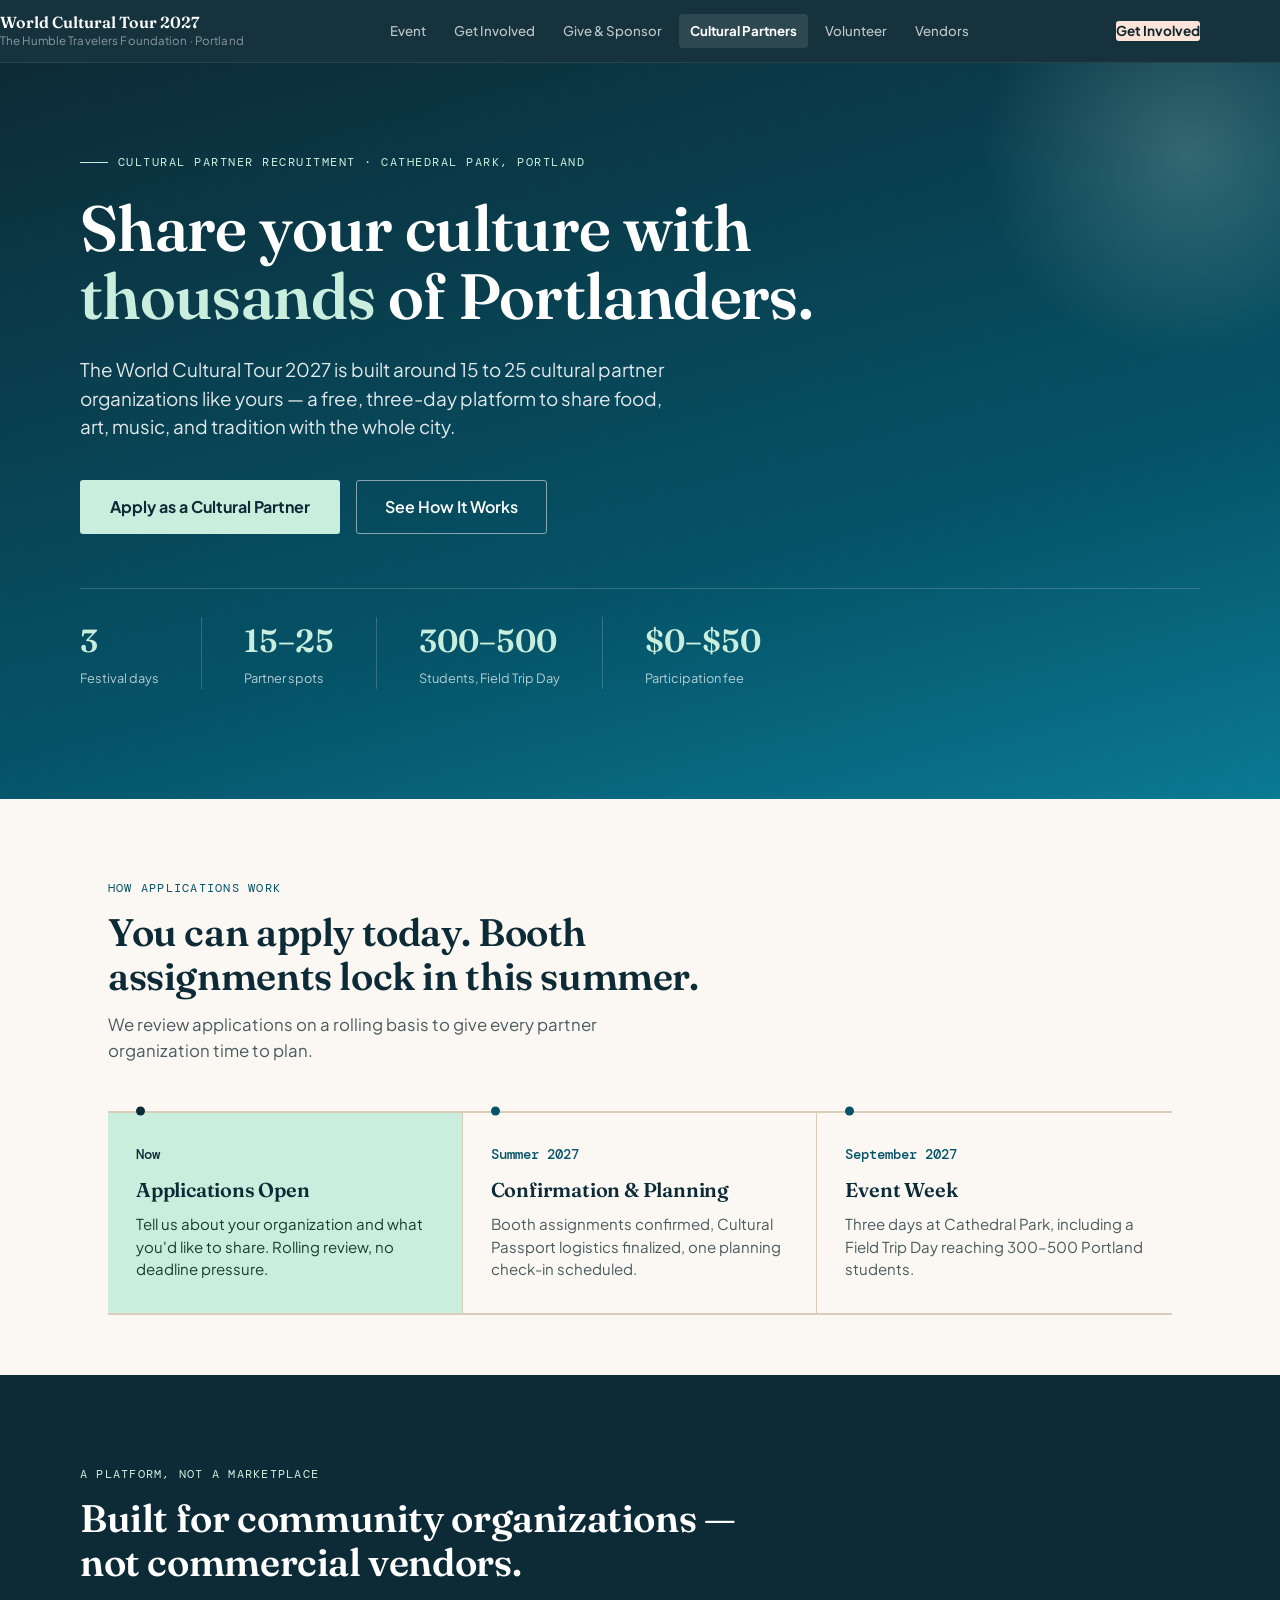
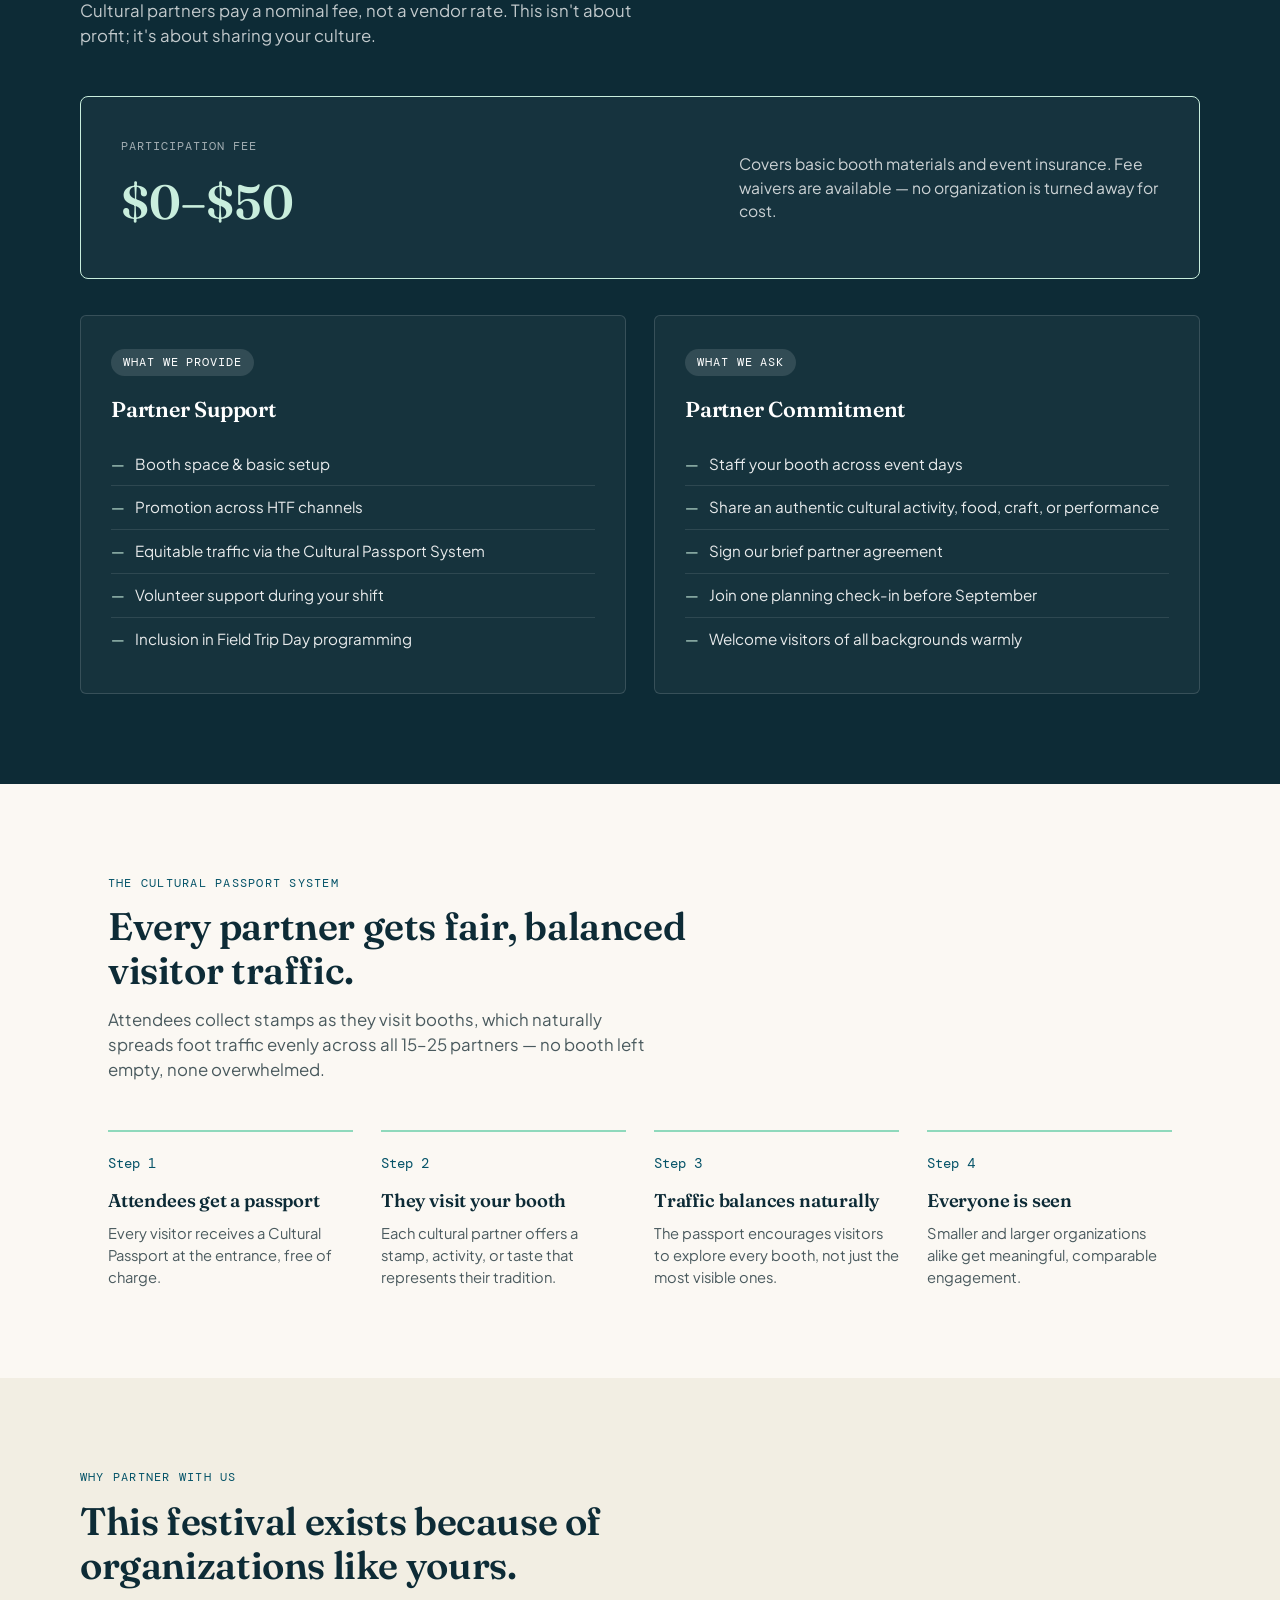
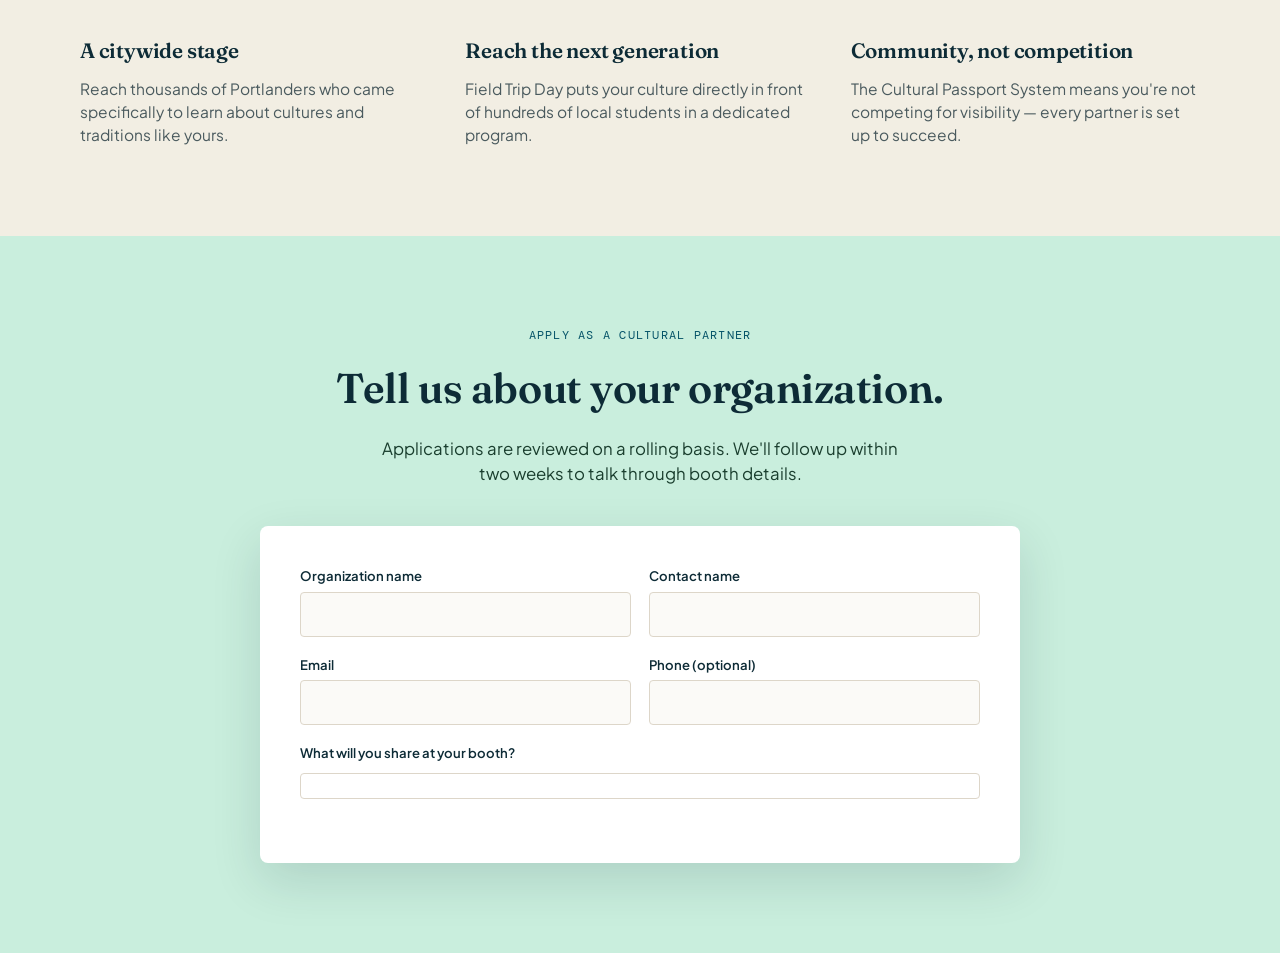
<file: partners.html>
<!DOCTYPE html>
<html lang="en">
<head>
<meta charset="UTF-8">
<meta name="viewport" content="width=device-width, initial-scale=1.0">
<title>Cultural Partners — World Cultural Tour Portland 2027</title>
<style>
  @import url('https://fonts.googleapis.com/css2?family=Fraunces:opsz,wght@9..144,400;9..144,500;9..144,600;9..144,700&family=Plus+Jakarta+Sans:wght@400;500;600;700;800&family=DM+Mono:wght@400;500&display=swap');

  :root{
    --deep-teal:#0D2B36;
    --mid-teal:#055368;
    --teal-bright:#0B7A93;
    --mint:#C9EEDD;
    --mint-deep:#8FD9BC;
    --cream:#FBF8F3;
    --ink:#10262E;
    --line:#D9CDB8;
  }

  *{margin:0;padding:0;box-sizing:border-box;}
  html{scroll-behavior:smooth;}
  body{
    font-family:'Plus Jakarta Sans', sans-serif;
    background:var(--cream);
    color:var(--ink);
    line-height:1.5;
  }
  @media (prefers-reduced-motion: reduce){
    *{animation-duration:0.01ms !important; transition-duration:0.01ms !important;}
  }

  h1,h2,h3{font-family:'Fraunces', serif; letter-spacing:-0.01em;}
  a{color:inherit;}
  .mono{font-family:'DM Mono', monospace; letter-spacing:0.02em;}

  /* ===== NAV ===== */

  /* ===== HERO ===== */
  .hero{
    background:linear-gradient(165deg, var(--deep-teal) 0%, var(--mid-teal) 65%, var(--teal-bright) 100%);
    color:#fff;
    padding:90px 28px 110px;
    position:relative;
    overflow:hidden;
  }
  .hero::after{
    content:"";
    position:absolute; right:-120px; top:-120px;
    width:420px; height:420px; border-radius:50%;
    background:radial-gradient(circle, rgba(201,238,221,0.22) 0%, rgba(201,238,221,0) 70%);
  }
  .hero-inner{max-width:1120px; margin:0 auto; position:relative; z-index:2;}
  .eyebrow{
    font-family:'DM Mono',monospace; text-transform:uppercase; letter-spacing:0.12em;
    font-size:0.78rem; color:var(--mint); margin-bottom:22px; display:flex; align-items:center; gap:10px;
  }
  .eyebrow::before{content:""; width:28px; height:1px; background:var(--mint); display:inline-block;}
  .hero h1{
    font-size:clamp(2.4rem, 5vw, 4.1rem);
    font-weight:600; line-height:1.06; max-width:780px;
    margin-bottom:26px;
  }
  .hero h1 em{color:var(--mint); font-style:normal;}
  .hero p.lead{
    font-size:1.18rem; max-width:600px; color:rgba(255,255,255,0.88); margin-bottom:40px; font-weight:400;
  }
  .hero-actions{display:flex; gap:16px; flex-wrap:wrap; margin-bottom:54px;}
  .btn-primary{
    background:var(--mint); color:var(--deep-teal); font-weight:700; padding:15px 30px;
    border-radius:3px; text-decoration:none; font-size:1rem; display:inline-block;
    transition:transform 0.15s ease, box-shadow 0.15s ease;
  }
  .btn-primary:hover{transform:translateY(-2px); box-shadow:0 10px 24px rgba(0,0,0,0.22);}
  .btn-ghost{
    border:1.5px solid rgba(255,255,255,0.5); color:#fff; font-weight:600; padding:14px 28px;
    border-radius:3px; text-decoration:none; font-size:1rem; display:inline-block;
    transition:background 0.15s ease, border-color 0.15s ease;
  }
  .btn-ghost:hover{background:rgba(255,255,255,0.1); border-color:#fff;}

  .hero-stats{
    display:flex; gap:0; flex-wrap:wrap;
    border-top:1px solid rgba(255,255,255,0.18); padding-top:28px;
  }
  .hero-stat{padding-right:42px; margin-right:42px; border-right:1px solid rgba(255,255,255,0.18);}
  .hero-stat:last-child{border-right:none;}
  .hero-stat .num{font-family:'Fraunces',serif; font-size:2rem; font-weight:600; color:var(--mint); display:block;}
  .hero-stat .lbl{font-size:0.8rem; color:rgba(255,255,255,0.7); margin-top:2px;}

  /* ===== TIMELINE BAND ===== */
  .timeline-section{padding:80px 28px 60px; max-width:1120px; margin:0 auto;}
  .section-head{margin-bottom:48px; max-width:680px;}
  .section-tag{font-family:'DM Mono',monospace; font-size:0.78rem; color:var(--mid-teal); text-transform:uppercase; letter-spacing:0.1em; margin-bottom:12px; display:block;}
  .section-head h2{font-size:clamp(1.7rem,3vw,2.4rem); color:var(--deep-teal); font-weight:600; line-height:1.15;}
  .section-head p{margin-top:14px; color:#4A5A5E; font-size:1.05rem; max-width:560px;}

  .timeline{
    position:relative;
    display:grid;
    grid-template-columns:repeat(3, 1fr);
    gap:0;
    border-top:2px solid var(--line);
    border-bottom:2px solid var(--line);
  }
  .tl-stop{
    padding:32px 28px; position:relative; border-right:1px solid var(--line);
  }
  .tl-stop:last-child{border-right:none;}
  .tl-stop.active{background:var(--mint);}
  .tl-date{font-family:'DM Mono',monospace; font-size:0.85rem; color:var(--mid-teal); font-weight:500; margin-bottom:10px; display:block;}
  .tl-stop.active .tl-date{color:var(--deep-teal);}
  .tl-stop h3{font-size:1.25rem; color:var(--deep-teal); margin-bottom:8px; font-weight:600;}
  .tl-stop p{font-size:0.94rem; color:#4A5A5E;}
  .tl-stop.active p{color:#1A3E2E;}
  .tl-dot{
    position:absolute; top:-2px; left:28px; width:9px; height:9px; border-radius:50%;
    background:var(--mid-teal); transform:translateY(-50%);
  }
  .tl-stop.active .tl-dot{background:var(--deep-teal);}

  @media (max-width:760px){
    .timeline{grid-template-columns:1fr;}
    .tl-stop{border-right:none; border-bottom:1px solid var(--line);}
    .tl-stop:last-child{border-bottom:none;}
  }

  /* ===== FEE BAND ===== */
  .fee-section{background:var(--deep-teal); padding:90px 28px; color:#fff;}
  .fee-inner{max-width:1120px; margin:0 auto;}
  .fee-section .section-tag{color:var(--mint);}
  .fee-section .section-head h2{color:#fff;}
  .fee-section .section-head p{color:rgba(255,255,255,0.75);}

  .fee-card{
    background:rgba(255,255,255,0.04);
    border:1px solid var(--mint);
    border-radius:8px;
    padding:40px;
    display:flex; align-items:center; justify-content:space-between; gap:40px;
    flex-wrap:wrap;
    margin-top:24px;
  }
  .fee-card .fc-label{font-family:'DM Mono',monospace; font-size:0.78rem; color:rgba(255,255,255,0.6); text-transform:uppercase; letter-spacing:0.08em; margin-bottom:10px; display:block;}
  .fee-card .fc-amount{font-family:'Fraunces',serif; font-size:3rem; font-weight:600; color:var(--mint);}
  .fee-card .fc-amount span{font-size:1.3rem; opacity:0.7; font-weight:400;}
  .fee-card .fc-note{max-width:420px; color:rgba(255,255,255,0.78); font-size:0.98rem;}

  .two-col{display:grid; grid-template-columns:1fr 1fr; gap:28px; margin-top:36px;}
  @media (max-width:760px){.two-col{grid-template-columns:1fr;}}
  .info-card{
    background:rgba(255,255,255,0.04);
    border:1px solid rgba(255,255,255,0.14);
    border-radius:6px;
    padding:32px 30px;
  }
  .info-card .ic-badge{
    font-family:'DM Mono',monospace; font-size:0.72rem; text-transform:uppercase; letter-spacing:0.08em;
    padding:5px 12px; border-radius:20px; display:inline-block; margin-bottom:18px;
    background:rgba(255,255,255,0.12); color:#fff;
  }
  .info-card h3{font-size:1.35rem; font-weight:600; margin-bottom:16px;}
  .info-card ul{list-style:none;}
  .info-card li{
    padding:10px 0; border-top:1px solid rgba(255,255,255,0.1); font-size:0.95rem; color:rgba(255,255,255,0.9);
    display:flex; align-items:baseline; gap:10px;
  }
  .info-card li:first-of-type{border-top:none;}
  .info-card li::before{content:"—"; color:var(--mint); flex-shrink:0;}

  /* ===== HOW IT WORKS ===== */
  .how-section{padding:90px 28px; max-width:1120px; margin:0 auto;}
  .how-grid{display:grid; grid-template-columns:repeat(4,1fr); gap:28px; margin-top:48px;}
  @media (max-width:900px){.how-grid{grid-template-columns:repeat(2,1fr);}}
  @media (max-width:560px){.how-grid{grid-template-columns:1fr;}}
  .how-card{padding-top:22px; border-top:2px solid var(--mint-deep);}
  .how-card .how-num{font-family:'DM Mono',monospace; color:var(--mid-teal); font-size:0.85rem; margin-bottom:12px; display:block;}
  .how-card h3{font-size:1.15rem; color:var(--deep-teal); margin-bottom:8px; font-weight:600;}
  .how-card p{color:#4A5A5E; font-size:0.92rem;}

  /* ===== WHY SECTION ===== */
  .why-section{background:#F2EEE3; padding:90px 28px;}
  .why-inner{max-width:1120px; margin:0 auto;}
  .why-grid{display:grid; grid-template-columns:repeat(3,1fr); gap:36px; margin-top:48px;}
  @media (max-width:760px){.why-grid{grid-template-columns:1fr;}}
  .why-card h3{font-size:1.3rem; color:var(--deep-teal); margin-bottom:10px; font-weight:600;}
  .why-card p{color:#4A5A5E; font-size:0.97rem;}

  /* ===== INTEREST FORM ===== */
  .form-section{background:var(--mint); padding:90px 28px;}
  .form-inner{max-width:760px; margin:0 auto; text-align:center;}
  .form-inner .section-tag{color:var(--mid-teal); justify-self:center;}
  .form-inner h2{font-size:clamp(1.8rem,3.4vw,2.6rem); color:var(--deep-teal); margin-bottom:16px; font-weight:600;}
  .form-inner p.lead{color:#1A3E2E; font-size:1.05rem; margin-bottom:40px; max-width:540px; margin-left:auto; margin-right:auto;}

  .signup-form{
    background:#fff; border-radius:8px; padding:40px;
    box-shadow:0 18px 50px rgba(13,43,54,0.14);
    text-align:left;
  }
  .form-row{display:grid; grid-template-columns:1fr 1fr; gap:18px; margin-bottom:18px;}
  @media (max-width:560px){.form-row{grid-template-columns:1fr;}}
  .form-field label{display:block; font-size:0.82rem; font-weight:600; color:var(--deep-teal); margin-bottom:6px;}
  .form-field input, .form-field select, .form-field textarea{
    width:100%; padding:12px 14px; border:1.5px solid #DDD6C9; border-radius:4px;
    font-family:'Plus Jakarta Sans',sans-serif; font-size:0.95rem; color:var(--ink); background:#FBFAF7;
  }
  .form-field textarea{resize:vertical; min-height:80px;}
  .form-field input:focus, .form-field select:focus, .form-field textarea:focus{outline:2px solid var(--mid-teal); outline-offset:1px; border-color:var(--mid-teal);}
  .interest-choice{margin-bottom:24px;}
  .interest-choice > label{display:block; font-size:0.82rem; font-weight:600; color:var(--deep-teal); margin-bottom:10px;}
  .radio-options{display:flex; gap:14px; flex-wrap:wrap;}
  .radio-option{
    border:1.5px solid #DDD6C9; border-radius:4px; padding:12px 18px; cursor:pointer; flex:1; min-width:160px;
    display:flex; align-items:center; gap:10px; font-size:0.92rem; transition:border-color 0.15s ease;
  }
  .radio-option:hover{border-color:var(--mid-teal);}
  .radio-option input{accent-color:var(--mid-teal); width:16px; height:16px;}
  .submit-btn{
    width:100%; background:var(--deep-teal); color:#fff; font-weight:700; padding:16px 0;
    border:none; border-radius:4px; font-size:1rem; cursor:pointer; font-family:'Plus Jakarta Sans',sans-serif;
    transition:background 0.15s ease;
  }
  .submit-btn:hover{background:var(--mid-teal);}
  .form-note{font-size:0.82rem; color:#3E5C4E; margin-top:16px; text-align:center;}

  /* ===== FOOTER ===== */
  footer{background:var(--deep-teal); color:rgba(255,255,255,0.7); padding:48px 28px 36px;}
  .footer-inner{max-width:1120px; margin:0 auto; display:flex; justify-content:space-between; align-items:flex-end; flex-wrap:wrap; gap:24px;}
  .footer-inner .org{color:var(--mint); font-family:'Fraunces',serif; font-weight:600; font-size:1.1rem; margin-bottom:8px;}
  .footer-meta{font-size:0.85rem; line-height:1.7;}
  .footer-right{font-size:0.8rem; text-align:right;}

</style>
  <link rel="stylesheet" href="nav.css">
</head>
<body>

<nav id="wct-nav">
  <div class="wct-nav-inner">
    <a href="index.html" class="wct-nav-logo">
      <span class="wct-logo-main">World Cultural Tour 2027</span>
      <span class="wct-logo-sub">The Humble Travelers Foundation &middot; Portland</span>
    </a>
    <ul class="wct-nav-links">
      <li><a href="index.html" >Event</a></li>
      <li><a href="get-involved.html" >Get Involved</a></li>
      <li><a href="donate.html" >Give &amp; Sponsor</a></li>
      <li><a href="partners.html" class="wct-active">Cultural Partners</a></li>
      <li><a href="volunteer.html" >Volunteer</a></li>
      <li><a href="vendors.html" >Vendors</a></li>
    </ul>
    <a href="get-involved.html" class="wct-nav-cta">Get Involved</a>
    <button class="wct-hamburger" aria-label="Toggle menu" onclick="document.getElementById('wct-nav').classList.toggle('wct-nav-open')">
      <span></span><span></span><span></span>
    </button>
  </div>
  <ul class="wct-mobile-menu">
    <li><a href="index.html" >Event</a></li>
    <li><a href="get-involved.html" >Get Involved</a></li>
    <li><a href="donate.html" >Give &amp; Sponsor</a></li>
    <li><a href="partners.html" class="wct-active">Cultural Partners</a></li>
    <li><a href="volunteer.html" >Volunteer</a></li>
    <li><a href="vendors.html" >Vendors</a></li>
    <li><a href="get-involved.html" class="wct-mobile-cta">Get Involved</a></li>
  </ul>
</nav>

<header class="hero">
  <div class="hero-inner">
    <span class="eyebrow">Cultural Partner Recruitment · Cathedral Park, Portland</span>
    <h1>Share your culture with <em>thousands</em> of Portlanders.</h1>
    <p class="lead">The World Cultural Tour 2027 is built around 15 to 25 cultural partner organizations like yours — a free, three-day platform to share food, art, music, and tradition with the whole city.</p>
    <div class="hero-actions">
      <a href="#apply" class="btn-primary">Apply as a Cultural Partner</a>
      <a href="#details" class="btn-ghost">See How It Works</a>
    </div>
    <div class="hero-stats">
      <div class="hero-stat"><span class="num">3</span><span class="lbl">Festival days</span></div>
      <div class="hero-stat"><span class="num">15–25</span><span class="lbl">Partner spots</span></div>
      <div class="hero-stat"><span class="num">300–500</span><span class="lbl">Students, Field Trip Day</span></div>
      <div class="hero-stat"><span class="num">$0–$50</span><span class="lbl">Participation fee</span></div>
    </div>
  </div>
</header>

<section class="timeline-section" id="details">
  <div class="section-head">
    <span class="section-tag">How Applications Work</span>
    <h2>You can apply today. Booth assignments lock in this summer.</h2>
    <p>We review applications on a rolling basis to give every partner organization time to plan.</p>
  </div>
  <div class="timeline">
    <div class="tl-stop active">
      <div class="tl-dot"></div>
      <span class="tl-date">Now</span>
      <h3>Applications Open</h3>
      <p>Tell us about your organization and what you'd like to share. Rolling review, no deadline pressure.</p>
    </div>
    <div class="tl-stop">
      <div class="tl-dot"></div>
      <span class="tl-date">Summer 2027</span>
      <h3>Confirmation & Planning</h3>
      <p>Booth assignments confirmed, Cultural Passport logistics finalized, one planning check-in scheduled.</p>
    </div>
    <div class="tl-stop">
      <div class="tl-dot"></div>
      <span class="tl-date">September 2027</span>
      <h3>Event Week</h3>
      <p>Three days at Cathedral Park, including a Field Trip Day reaching 300–500 Portland students.</p>
    </div>
  </div>
</section>

<section class="fee-section">
  <div class="fee-inner">
    <div class="section-head">
      <span class="section-tag">A Platform, Not a Marketplace</span>
      <h2>Built for community organizations — not commercial vendors.</h2>
      <p>Cultural partners pay a nominal fee, not a vendor rate. This isn't about profit; it's about sharing your culture.</p>
    </div>

    <div class="fee-card">
      <div>
        <span class="fc-label">Participation Fee</span>
        <div class="fc-amount">$0–$50</div>
      </div>
      <p class="fc-note">Covers basic booth materials and event insurance. Fee waivers are available — no organization is turned away for cost.</p>
    </div>

    <div class="two-col">
      <div class="info-card">
        <span class="ic-badge">What We Provide</span>
        <h3>Partner Support</h3>
        <ul>
          <li>Booth space & basic setup</li>
          <li>Promotion across HTF channels</li>
          <li>Equitable traffic via the Cultural Passport System</li>
          <li>Volunteer support during your shift</li>
          <li>Inclusion in Field Trip Day programming</li>
        </ul>
      </div>
      <div class="info-card">
        <span class="ic-badge">What We Ask</span>
        <h3>Partner Commitment</h3>
        <ul>
          <li>Staff your booth across event days</li>
          <li>Share an authentic cultural activity, food, craft, or performance</li>
          <li>Sign our brief partner agreement</li>
          <li>Join one planning check-in before September</li>
          <li>Welcome visitors of all backgrounds warmly</li>
        </ul>
      </div>
    </div>
  </div>
</section>

<section class="how-section">
  <div class="section-head">
    <span class="section-tag">The Cultural Passport System</span>
    <h2>Every partner gets fair, balanced visitor traffic.</h2>
    <p>Attendees collect stamps as they visit booths, which naturally spreads foot traffic evenly across all 15–25 partners — no booth left empty, none overwhelmed.</p>
  </div>
  <div class="how-grid">
    <div class="how-card">
      <span class="how-num">Step 1</span>
      <h3>Attendees get a passport</h3>
      <p>Every visitor receives a Cultural Passport at the entrance, free of charge.</p>
    </div>
    <div class="how-card">
      <span class="how-num">Step 2</span>
      <h3>They visit your booth</h3>
      <p>Each cultural partner offers a stamp, activity, or taste that represents their tradition.</p>
    </div>
    <div class="how-card">
      <span class="how-num">Step 3</span>
      <h3>Traffic balances naturally</h3>
      <p>The passport encourages visitors to explore every booth, not just the most visible ones.</p>
    </div>
    <div class="how-card">
      <span class="how-num">Step 4</span>
      <h3>Everyone is seen</h3>
      <p>Smaller and larger organizations alike get meaningful, comparable engagement.</p>
    </div>
  </div>
</section>

<section class="why-section">
  <div class="why-inner">
    <div class="section-head">
      <span class="section-tag">Why Partner With Us</span>
      <h2>This festival exists because of organizations like yours.</h2>
    </div>
    <div class="why-grid">
      <div class="why-card">
        <h3>A citywide stage</h3>
        <p>Reach thousands of Portlanders who came specifically to learn about cultures and traditions like yours.</p>
      </div>
      <div class="why-card">
        <h3>Reach the next generation</h3>
        <p>Field Trip Day puts your culture directly in front of hundreds of local students in a dedicated program.</p>
      </div>
      <div class="why-card">
        <h3>Community, not competition</h3>
        <p>The Cultural Passport System means you're not competing for visibility — every partner is set up to succeed.</p>
      </div>
    </div>
  </div>
</section>

<section class="form-section" id="apply">
  <div class="form-inner">
    <span class="section-tag">Apply as a Cultural Partner</span>
    <h2>Tell us about your organization.</h2>
    <p class="lead">Applications are reviewed on a rolling basis. We'll follow up within two weeks to talk through booth details.</p>

    <form class="signup-form" onsubmit="event.preventDefault(); this.querySelector('.submit-btn').textContent='Application received! 🌍';">
      <div class="form-row">
        <div class="form-field">
          <label for="org">Organization name</label>
          <input type="text" id="org" required>
        </div>
        <div class="form-field">
          <label for="contact">Contact name</label>
          <input type="text" id="contact" required>
        </div>
      </div>
      <div class="form-row">
        <div class="form-field">
          <label for="email">Email</label>
          <input type="email" id="email" required>
        </div>
        <div class="form-field">
          <label for="phone">Phone (optional)</label>
          <input type="tel" id="phone">
        </div>
      </div>

      <div class="interest-choice">
        <label>What will you share at your booth?</label>
        <div class="radio-options">
          <label class="radio-option"><inpu
</file>
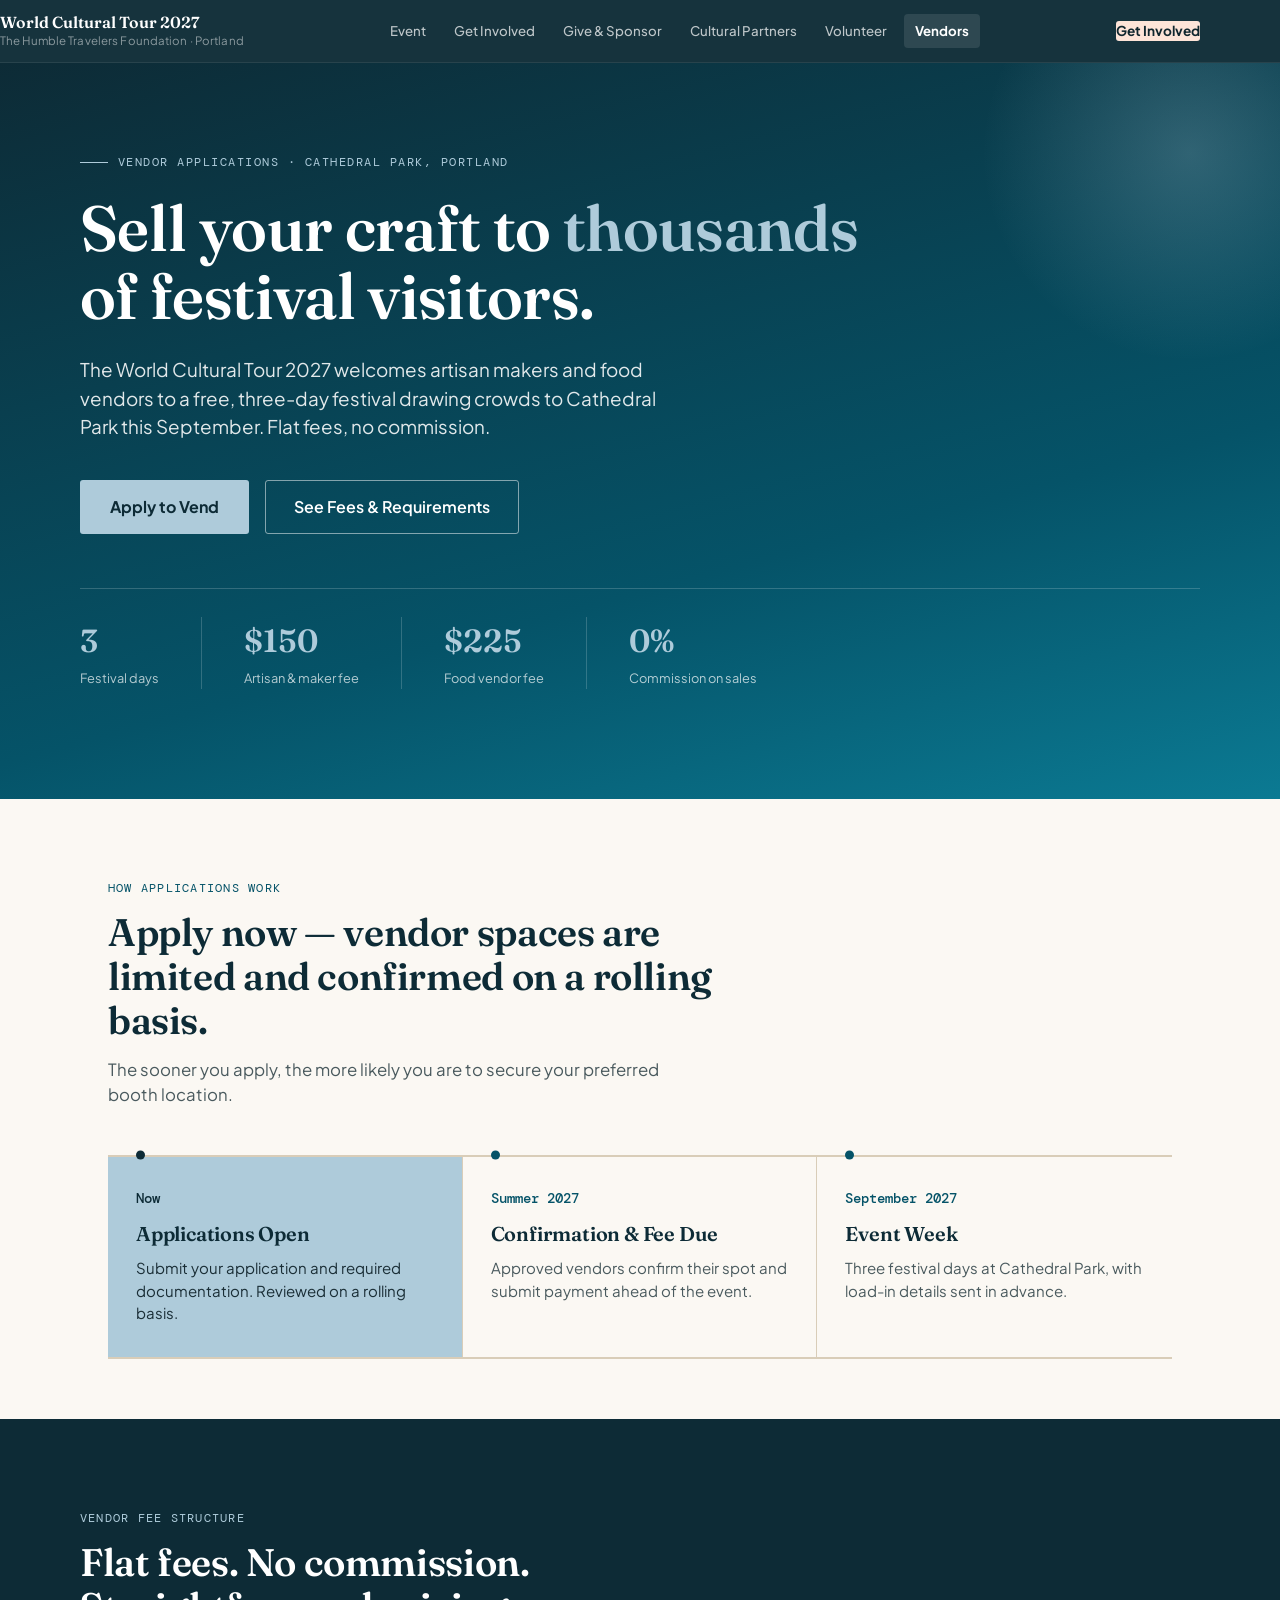
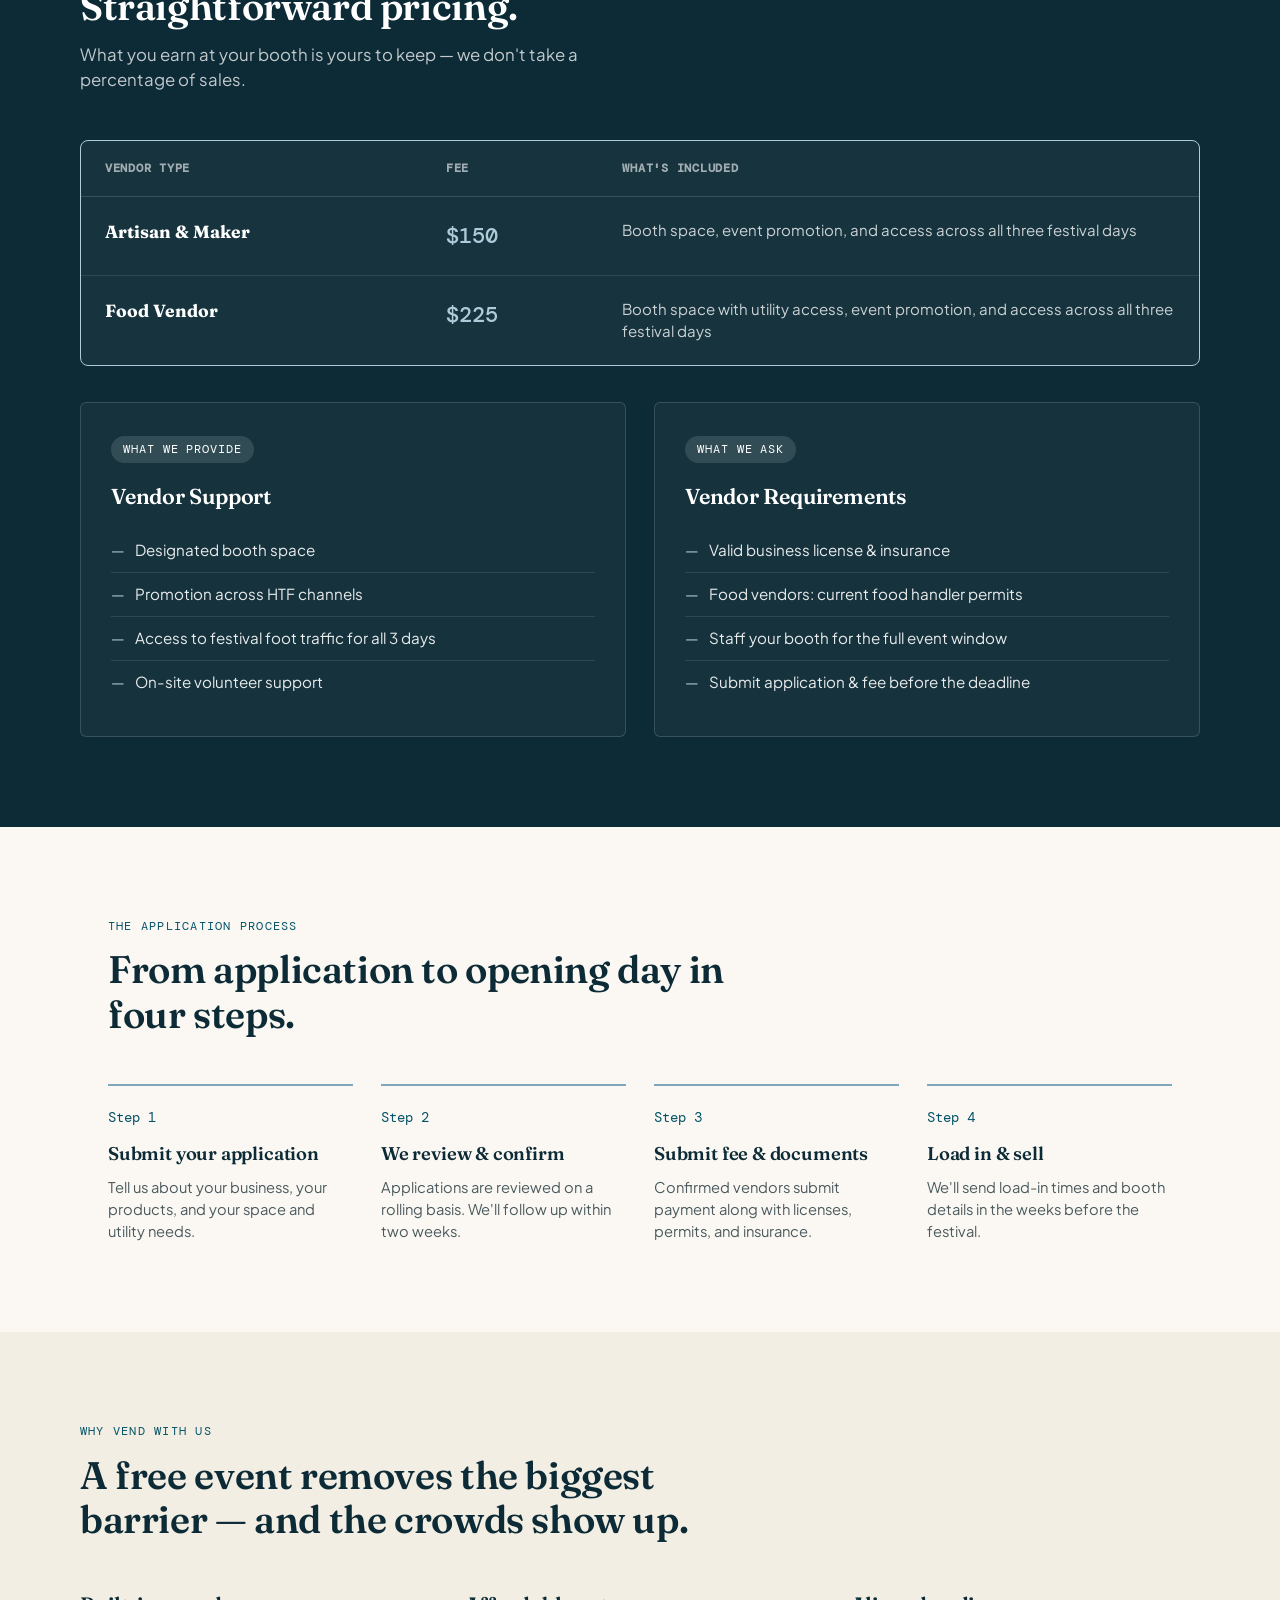
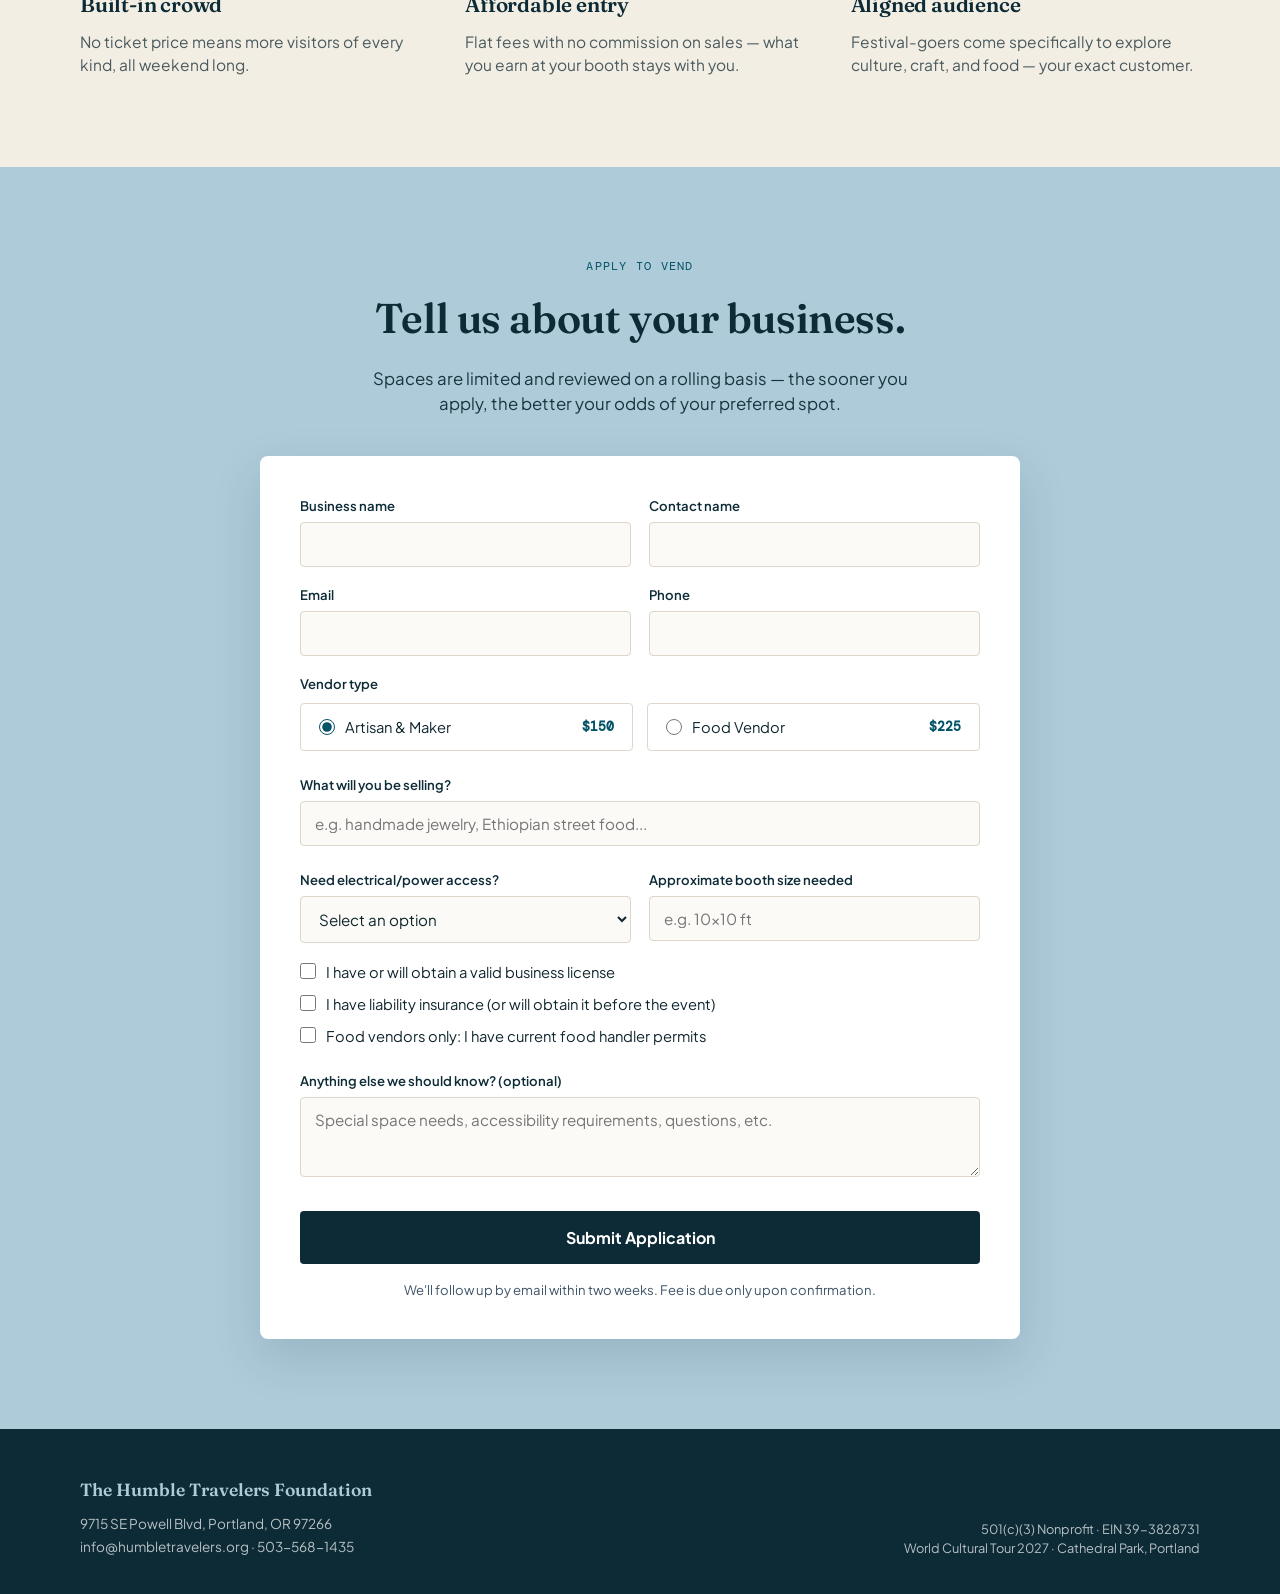
<file: vendors.html>
<!DOCTYPE html>
<html lang="en">
<head>
<meta charset="UTF-8">
<meta name="viewport" content="width=device-width, initial-scale=1.0">
<title>Vendor Sign-Ups — World Cultural Tour Portland 2027</title>
<style>
  @import url('https://fonts.googleapis.com/css2?family=Fraunces:opsz,wght@9..144,400;9..144,500;9..144,600;9..144,700&family=Plus+Jakarta+Sans:wght@400;500;600;700;800&family=DM+Mono:wght@400;500&display=swap');

  :root{
    --deep-teal:#0D2B36;
    --mid-teal:#055368;
    --teal-bright:#0B7A93;
    --slate:#AECBDA;
    --slate-deep:#7FA8BD;
    --cream:#FBF8F3;
    --ink:#10262E;
    --line:#D9CDB8;
  }

  *{margin:0;padding:0;box-sizing:border-box;}
  html{scroll-behavior:smooth;}
  body{
    font-family:'Plus Jakarta Sans', sans-serif;
    background:var(--cream);
    color:var(--ink);
    line-height:1.5;
  }
  @media (prefers-reduced-motion: reduce){
    *{animation-duration:0.01ms !important; transition-duration:0.01ms !important;}
  }

  h1,h2,h3{font-family:'Fraunces', serif; letter-spacing:-0.01em;}
  a{color:inherit;}
  .mono{font-family:'DM Mono', monospace; letter-spacing:0.02em;}

  /* ===== NAV ===== */

  /* ===== HERO ===== */
  .hero{
    background:linear-gradient(165deg, var(--deep-teal) 0%, var(--mid-teal) 65%, var(--teal-bright) 100%);
    color:#fff;
    padding:90px 28px 110px;
    position:relative;
    overflow:hidden;
  }
  .hero::after{
    content:"";
    position:absolute; right:-120px; top:-120px;
    width:420px; height:420px; border-radius:50%;
    background:radial-gradient(circle, rgba(174,203,218,0.24) 0%, rgba(174,203,218,0) 70%);
  }
  .hero-inner{max-width:1120px; margin:0 auto; position:relative; z-index:2;}
  .eyebrow{
    font-family:'DM Mono',monospace; text-transform:uppercase; letter-spacing:0.12em;
    font-size:0.78rem; color:var(--slate); margin-bottom:22px; display:flex; align-items:center; gap:10px;
  }
  .eyebrow::before{content:""; width:28px; height:1px; background:var(--slate); display:inline-block;}
  .hero h1{
    font-size:clamp(2.4rem, 5vw, 4.1rem);
    font-weight:600; line-height:1.06; max-width:780px;
    margin-bottom:26px;
  }
  .hero h1 em{color:var(--slate); font-style:normal;}
  .hero p.lead{
    font-size:1.18rem; max-width:600px; color:rgba(255,255,255,0.88); margin-bottom:40px; font-weight:400;
  }
  .hero-actions{display:flex; gap:16px; flex-wrap:wrap; margin-bottom:54px;}
  .btn-primary{
    background:var(--slate); color:var(--deep-teal); font-weight:700; padding:15px 30px;
    border-radius:3px; text-decoration:none; font-size:1rem; display:inline-block;
    transition:transform 0.15s ease, box-shadow 0.15s ease;
  }
  .btn-primary:hover{transform:translateY(-2px); box-shadow:0 10px 24px rgba(0,0,0,0.22);}
  .btn-ghost{
    border:1.5px solid rgba(255,255,255,0.5); color:#fff; font-weight:600; padding:14px 28px;
    border-radius:3px; text-decoration:none; font-size:1rem; display:inline-block;
    transition:background 0.15s ease, border-color 0.15s ease;
  }
  .btn-ghost:hover{background:rgba(255,255,255,0.1); border-color:#fff;}

  .hero-stats{
    display:flex; gap:0; flex-wrap:wrap;
    border-top:1px solid rgba(255,255,255,0.18); padding-top:28px;
  }
  .hero-stat{padding-right:42px; margin-right:42px; border-right:1px solid rgba(255,255,255,0.18);}
  .hero-stat:last-child{border-right:none;}
  .hero-stat .num{font-family:'Fraunces',serif; font-size:2rem; font-weight:600; color:var(--slate); display:block;}
  .hero-stat .lbl{font-size:0.8rem; color:rgba(255,255,255,0.7); margin-top:2px;}

  /* ===== TIMELINE BAND ===== */
  .timeline-section{padding:80px 28px 60px; max-width:1120px; margin:0 auto;}
  .section-head{margin-bottom:48px; max-width:680px;}
  .section-tag{font-family:'DM Mono',monospace; font-size:0.78rem; color:var(--mid-teal); text-transform:uppercase; letter-spacing:0.1em; margin-bottom:12px; display:block;}
  .section-head h2{font-size:clamp(1.7rem,3vw,2.4rem); color:var(--deep-teal); font-weight:600; line-height:1.15;}
  .section-head p{margin-top:14px; color:#4A5A5E; font-size:1.05rem; max-width:560px;}

  .timeline{
    position:relative;
    display:grid;
    grid-template-columns:repeat(3, 1fr);
    gap:0;
    border-top:2px solid var(--line);
    border-bottom:2px solid var(--line);
  }
  .tl-stop{
    padding:32px 28px; position:relative; border-right:1px solid var(--line);
  }
  .tl-stop:last-child{border-right:none;}
  .tl-stop.active{background:var(--slate);}
  .tl-date{font-family:'DM Mono',monospace; font-size:0.85rem; color:var(--mid-teal); font-weight:500; margin-bottom:10px; display:block;}
  .tl-stop.active .tl-date{color:var(--deep-teal);}
  .tl-stop h3{font-size:1.25rem; color:var(--deep-teal); margin-bottom:8px; font-weight:600;}
  .tl-stop p{font-size:0.94rem; color:#4A5A5E;}
  .tl-stop.active p{color:#1A2E36;}
  .tl-dot{
    position:absolute; top:-2px; left:28px; width:9px; height:9px; border-radius:50%;
    background:var(--mid-teal); transform:translateY(-50%);
  }
  .tl-stop.active .tl-dot{background:var(--deep-teal);}

  @media (max-width:760px){
    .timeline{grid-template-columns:1fr;}
    .tl-stop{border-right:none; border-bottom:1px solid var(--line);}
    .tl-stop:last-child{border-bottom:none;}
  }

  /* ===== FEE TABLE SECTION ===== */
  .fee-section{background:var(--deep-teal); padding:90px 28px; color:#fff;}
  .fee-inner{max-width:1120px; margin:0 auto;}
  .fee-section .section-tag{color:var(--slate);}
  .fee-section .section-head h2{color:#fff;}
  .fee-section .section-head p{color:rgba(255,255,255,0.75);}

  .fee-table-wrap{
    background:rgba(255,255,255,0.04);
    border:1px solid var(--slate);
    border-radius:8px;
    overflow:hidden;
    margin-top:24px;
  }
  table.vfee{width:100%; border-collapse:collapse;}
  table.vfee th{
    text-align:left; padding:18px 24px; font-family:'DM Mono',monospace; font-size:0.78rem;
    text-transform:uppercase; letter-spacing:0.06em; color:rgba(255,255,255,0.6);
    border-bottom:1px solid rgba(255,255,255,0.14);
  }
  table.vfee td{
    padding:22px 24px; border-bottom:1px solid rgba(255,255,255,0.1); font-size:1rem; vertical-align:top;
  }
  table.vfee tr:last-child td{border-bottom:none;}
  table.vfee td.vtype{font-weight:700; font-size:1.1rem; font-family:'Fraunces',serif;}
  table.vfee td.vamount{font-family:'DM Mono',monospace; font-size:1.4rem; font-weight:500; color:var(--slate); white-space:nowrap;}
  table.vfee td.vincl{color:rgba(255,255,255,0.78); font-size:0.94rem; max-width:340px;}

  .two-col{display:grid; grid-template-columns:1fr 1fr; gap:28px; margin-top:36px;}
  @media (max-width:760px){.two-col{grid-template-columns:1fr;} table.vfee td, table.vfee th{padding:14px 16px;}}
  .info-card{
    background:rgba(255,255,255,0.04);
    border:1px solid rgba(255,255,255,0.14);
    border-radius:6px;
    padding:32px 30px;
  }
  .info-card .ic-badge{
    font-family:'DM Mono',monospace; font-size:0.72rem; text-transform:uppercase; letter-spacing:0.08em;
    padding:5px 12px; border-radius:20px; display:inline-block; margin-bottom:18px;
    background:rgba(255,255,255,0.12); color:#fff;
  }
  .info-card h3{font-size:1.35rem; font-weight:600; margin-bottom:16px;}
  .info-card ul{list-style:none;}
  .info-card li{
    padding:10px 0; border-top:1px solid rgba(255,255,255,0.1); font-size:0.95rem; color:rgba(255,255,255,0.9);
    display:flex; align-items:baseline; gap:10px;
  }
  .info-card li:first-of-type{border-top:none;}
  .info-card li::before{content:"—"; color:var(--slate); flex-shrink:0;}

  /* ===== HOW IT WORKS ===== */
  .how-section{padding:90px 28px; max-width:1120px; margin:0 auto;}
  .how-grid{display:grid; grid-template-columns:repeat(4,1fr); gap:28px; margin-top:48px;}
  @media (max-width:900px){.how-grid{grid-template-columns:repeat(2,1fr);}}
  @media (max-width:560px){.how-grid{grid-template-columns:1fr;}}
  .how-card{padding-top:22px; border-top:2px solid var(--slate-deep);}
  .how-card .how-num{font-family:'DM Mono',monospace; color:var(--mid-teal); font-size:0.85rem; margin-bottom:12px; display:block;}
  .how-card h3{font-size:1.15rem; color:var(--deep-teal); margin-bottom:8px; font-weight:600;}
  .how-card p{color:#4A5A5E; font-size:0.92rem;}

  /* ===== WHY SECTION ===== */
  .why-section{background:#F2EEE3; padding:90px 28px;}
  .why-inner{max-width:1120px; margin:0 auto;}
  .why-grid{display:grid; grid-template-columns:repeat(3,1fr); gap:36px; margin-top:48px;}
  @media (max-width:760px){.why-grid{grid-template-columns:1fr;}}
  .why-card h3{font-size:1.3rem; color:var(--deep-teal); margin-bottom:10px; font-weight:600;}
  .why-card p{color:#4A5A5E; font-size:0.97rem;}

  /* ===== INTEREST FORM ===== */
  .form-section{background:var(--slate); padding:90px 28px;}
  .form-inner{max-width:760px; margin:0 auto; text-align:center;}
  .form-inner .section-tag{color:var(--mid-teal); justify-self:center;}
  .form-inner h2{font-size:clamp(1.8rem,3.4vw,2.6rem); color:var(--deep-teal); margin-bottom:16px; font-weight:600;}
  .form-inner p.lead{color:#1A3340; font-size:1.05rem; margin-bottom:40px; max-width:540px; margin-left:auto; margin-right:auto;}

  .signup-form{
    background:#fff; border-radius:8px; padding:40px;
    box-shadow:0 18px 50px rgba(13,43,54,0.14);
    text-align:left;
  }
  .form-row{display:grid; grid-template-columns:1fr 1fr; gap:18px; margin-bottom:18px;}
  @media (max-width:560px){.form-row{grid-template-columns:1fr;}}
  .form-field label{display:block; font-size:0.82rem; font-weight:600; color:var(--deep-teal); margin-bottom:6px;}
  .form-field input, .form-field select, .form-field textarea{
    width:100%; padding:12px 14px; border:1.5px solid #DDD6C9; border-radius:4px;
    font-family:'Plus Jakarta Sans',sans-serif; font-size:0.95rem; color:var(--ink); background:#FBFAF7;
  }
  .form-field textarea{resize:vertical; min-height:80px;}
  .form-field input:focus, .form-field select:focus, .form-field textarea:focus{outline:2px solid var(--mid-teal); outline-offset:1px; border-color:var(--mid-teal);}
  .interest-choice{margin-bottom:24px;}
  .interest-choice > label{display:block; font-size:0.82rem; font-weight:600; color:var(--deep-teal); margin-bottom:10px;}
  .radio-options{display:flex; gap:14px; flex-wrap:wrap;}
  .radio-option{
    border:1.5px solid #DDD6C9; border-radius:4px; padding:12px 18px; cursor:pointer; flex:1; min-width:160px;
    display:flex; align-items:center; gap:10px; font-size:0.92rem; transition:border-color 0.15s ease;
  }
  .radio-option:hover{border-color:var(--mid-teal);}
  .radio-option input{accent-color:var(--mid-teal); width:16px; height:16px;}
  .radio-option .ro-fee{font-family:'DM Mono',monospace; font-size:0.82rem; color:var(--mid-teal); margin-left:auto; font-weight:600;}
  .checkbox-list{display:flex; flex-direction:column; gap:10px; margin-bottom:24px;}
  .checkbox-item{display:flex; align-items:flex-start; gap:10px; font-size:0.92rem; color:var(--ink);}
  .checkbox-item input{accent-color:var(--mid-teal); width:16px; height:16px; margin-top:2px; flex-shrink:0;}
  .submit-btn{
    width:100%; background:var(--deep-teal); color:#fff; font-weight:700; padding:16px 0;
    border:none; border-radius:4px; font-size:1rem; cursor:pointer; font-family:'Plus Jakarta Sans',sans-serif;
    transition:background 0.15s ease;
  }
  .submit-btn:hover{background:var(--mid-teal);}
  .form-note{font-size:0.82rem; color:#3E5468; margin-top:16px; text-align:center;}

  /* ===== FOOTER ===== */
  footer{background:var(--deep-teal); color:rgba(255,255,255,0.7); padding:48px 28px 36px;}
  .footer-inner{max-width:1120px; margin:0 auto; display:flex; justify-content:space-between; align-items:flex-end; flex-wrap:wrap; gap:24px;}
  .footer-inner .org{color:var(--slate); font-family:'Fraunces',serif; font-weight:600; font-size:1.1rem; margin-bottom:8px;}
  .footer-meta{font-size:0.85rem; line-height:1.7;}
  .footer-right{font-size:0.8rem; text-align:right;}

</style>
  <link rel="stylesheet" href="nav.css">
</head>
<body>

<nav id="wct-nav">
  <div class="wct-nav-inner">
    <a href="index.html" class="wct-nav-logo">
      <span class="wct-logo-main">World Cultural Tour 2027</span>
      <span class="wct-logo-sub">The Humble Travelers Foundation &middot; Portland</span>
    </a>
    <ul class="wct-nav-links">
      <li><a href="index.html" >Event</a></li>
      <li><a href="get-involved.html" >Get Involved</a></li>
      <li><a href="donate.html" >Give &amp; Sponsor</a></li>
      <li><a href="partners.html" >Cultural Partners</a></li>
      <li><a href="volunteer.html" >Volunteer</a></li>
      <li><a href="vendors.html" class="wct-active">Vendors</a></li>
    </ul>
    <a href="get-involved.html" class="wct-nav-cta">Get Involved</a>
    <button class="wct-hamburger" aria-label="Toggle menu" onclick="document.getElementById('wct-nav').classList.toggle('wct-nav-open')">
      <span></span><span></span><span></span>
    </button>
  </div>
  <ul class="wct-mobile-menu">
    <li><a href="index.html" >Event</a></li>
    <li><a href="get-involved.html" >Get Involved</a></li>
    <li><a href="donate.html" >Give &amp; Sponsor</a></li>
    <li><a href="partners.html" >Cultural Partners</a></li>
    <li><a href="volunteer.html" >Volunteer</a></li>
    <li><a href="vendors.html" class="wct-active">Vendors</a></li>
    <li><a href="get-involved.html" class="wct-mobile-cta">Get Involved</a></li>
  </ul>
</nav>

<header class="hero">
  <div class="hero-inner">
    <span class="eyebrow">Vendor Applications · Cathedral Park, Portland</span>
    <h1>Sell your craft to <em>thousands</em> of festival visitors.</h1>
    <p class="lead">The World Cultural Tour 2027 welcomes artisan makers and food vendors to a free, three-day festival drawing crowds to Cathedral Park this September. Flat fees, no commission.</p>
    <div class="hero-actions">
      <a href="#apply" class="btn-primary">Apply to Vend</a>
      <a href="#details" class="btn-ghost">See Fees & Requirements</a>
    </div>
    <div class="hero-stats">
      <div class="hero-stat"><span class="num">3</span><span class="lbl">Festival days</span></div>
      <div class="hero-stat"><span class="num">$150</span><span class="lbl">Artisan & maker fee</span></div>
      <div class="hero-stat"><span class="num">$225</span><span class="lbl">Food vendor fee</span></div>
      <div class="hero-stat"><span class="num">0%</span><span class="lbl">Commission on sales</span></div>
    </div>
  </div>
</header>

<section class="timeline-section" id="details">
  <div class="section-head">
    <span class="section-tag">How Applications Work</span>
    <h2>Apply now — vendor spaces are limited and confirmed on a rolling basis.</h2>
    <p>The sooner you apply, the more likely you are to secure your preferred booth location.</p>
  </div>
  <div class="timeline">
    <div class="tl-stop active">
      <div class="tl-dot"></div>
      <span class="tl-date">Now</span>
      <h3>Applications Open</h3>
      <p>Submit your application and required documentation. Reviewed on a rolling basis.</p>
    </div>
    <div class="tl-stop">
      <div class="tl-dot"></div>
      <span class="tl-date">Summer 2027</span>
      <h3>Confirmation & Fee Due</h3>
      <p>Approved vendors confirm their spot and submit payment ahead of the event.</p>
    </div>
    <div class="tl-stop">
      <div class="tl-dot"></div>
      <span class="tl-date">September 2027</span>
      <h3>Event Week</h3>
      <p>Three festival days at Cathedral Park, with load-in details sent in advance.</p>
    </div>
  </div>
</section>

<section class="fee-section">
  <div class="fee-inner">
    <div class="section-head">
      <span class="section-tag">Vendor Fee Structure</span>
      <h2>Flat fees. No commission. Straightforward pricing.</h2>
      <p>What you earn at your booth is yours to keep — we don't take a percentage of sales.</p>
    </div>

    <div class="fee-table-wrap">
      <table class="vfee">
        <tr>
          <th>Vendor Type</th>
          <th>Fee</th>
          <th>What's Included</th>
        </tr>
        <tr>
          <td class="vtype">Artisan & Maker</td>
          <td class="vamount">$150</td>
          <td class="vincl">Booth space, event promotion, and access across all three festival days</td>
        </tr>
        <tr>
          <td class="vtype">Food Vendor</td>
          <td class="vamount">$225</td>
          <td class="vincl">Booth space with utility access, event promotion, and access across all three festival days</td>
        </tr>
      </table>
    </div>

    <div class="two-col">
      <div class="info-card">
        <span class="ic-badge">What We Provide</span>
        <h3>Vendor Support</h3>
        <ul>
          <li>Designated booth space</li>
          <li>Promotion across HTF channels</li>
          <li>Access to festival foot traffic for all 3 days</li>
          <li>On-site volunteer support</li>
        </ul>
      </div>
      <div class="info-card">
        <span class="ic-badge">What We Ask</span>
        <h3>Vendor Requirements</h3>
        <ul>
          <li>Valid business license & insurance</li>
          <li>Food vendors: current food handler permits</li>
          <li>Staff your booth for the full event window</li>
          <li>Submit application & fee before the deadline</li>
        </ul>
      </div>
    </div>
  </div>
</section>

<section class="how-section">
  <div class="section-head">
    <span class="section-tag">The Application Process</span>
    <h2>From application to opening day in four steps.</h2>
  </div>
  <div class="how-grid">
    <div class="how-card">
      <span class="how-num">Step 1</span>
      <h3>Submit your application</h3>
      <p>Tell us about your business, your products, and your space and utility needs.</p>
    </div>
    <div class="how-card">
      <span class="how-num">Step 2</span>
      <h3>We review & confirm</h3>
      <p>Applications are reviewed on a rolling basis. We'll follow up within two weeks.</p>
    </div>
    <div class="how-card">
      <span class="how-num">Step 3</span>
      <h3>Submit fee & documents</h3>
      <p>Confirmed vendors submit payment along with licenses, permits, and insurance.</p>
    </div>
    <div class="how-card">
      <span class="how-num">Step 4</span>
      <h3>Load in & sell</h3>
      <p>We'll send load-in times and booth details in the weeks before the festival.</p>
    </div>
  </div>
</section>

<section class="why-section">
  <div class="why-inner">
    <div class="section-head">
      <span class="section-tag">Why Vend With Us</span>
      <h2>A free event removes the biggest barrier — and the crowds show up.</h2>
    </div>
    <div class="why-grid">
      <div class="why-card">
        <h3>Built-in crowd</h3>
        <p>No ticket price means more visitors of every kind, all weekend long.</p>
      </div>
      <div class="why-card">
        <h3>Affordable entry</h3>
        <p>Flat fees with no commission on sales — what you earn at your booth stays with you.</p>
      </div>
      <div class="why-card">
        <h3>Aligned audience</h3>
        <p>Festival-goers come specifically to explore culture, craft, and food — your exact customer.</p>
      </div>
    </div>
  </div>
</section>

<section class="form-section" id="apply">
  <div class="form-inner">
    <span class="section-tag">Apply to Vend</span>
    <h2>Tell us about your business.</h2>
    <p class="lead">Spaces are limited and reviewed on a rolling basis — the sooner you apply, the better your odds of your preferred spot.</p>

    <form class="signup-form" onsubmit="event.preventDefault(); this.querySelector('.submit-btn').textContent='Application received! 🎪';">
      <div class="form-row">
        <div class="form-field">
          <label for="business">Business name</label>
          <input type="text" id="business" required>
        </div>
        <div class="form-field">
          <label for="contact">Contact name</label>
          <input type="text" id="contact" required>
        </div>
      </div>
      <div class="form-row">
        <div class="form-field">
          <label for="email">Email</label>
          <input type="email" id="email" required>
        </div>
        <div class="form-field">
          <label for="phone">Phone</label>
          <input type="tel" id="phone" required>
        </div>
      </div>

      <div class="interest-choice">
        <label>Vendor type</label>
        <div class="radio-options">
          <label class="radio-option"><input type="radio" name="vtype" value="artisan" checked> Artisan & Maker <span class="ro-fee">$150</span></label>
          <label class="radio-option"><input type="radio" name="vtype" value="food"> Food Vendor <span class="ro-fee">$225</span></label>
        </div>
      </div>

      <div class="form-field" style="margin-bottom:24px;">
        <label for="products">What will you be selling?</label>
        <input type="text" id="products" placeholder="e.g. handmade jewelry, Ethiopian street food...">
      </div>

      <div class="form-row">
        <div class="form-field">
          <label for="power">Need electrical/power access?</label>
          <select id="power">
            <option value="">Select an option</option>
            <option>Yes</option>
            <option>No</option>
            <option>Not sure</option>
          </select>
        </div>
        <div class="form-field">
          <label for="space">Approximate booth size needed</label>
          <input type="text" id="space" placeholder="e.g. 10x10 ft">
        </div>
      </div>

      <div class="checkbox-list">
        <label class="checkbox-item"><input type="checkbox" required> I have or will obtain a valid business license</label>
        <label class="checkbox-item"><input type="checkbox" required> I have liability insurance (or will obtain it before the event)</label>
        <label class="checkbox-item" id="food-permit-row"><input type="checkbox"> Food vendors only: I have current food handler permits</label>
      </div>

      <div class="form-field" style="margin-bottom:8px;">
        <label for="notes">Anything else we should know? (optional)</label>
        <textarea id="notes" placeholder="Special space needs, accessibility requirements, questions, etc."></textarea>
      </div>

      <button type="submit" class="submit-btn" style="margin-top:20px;">Submit Application</button>
      <p class="form-note">We'll follow up by email within two weeks. Fee is due only upon confirmation.</p>
    </form>
  </div>
</section>

<footer>
  <div class="footer-inner">
    <div>
      <div class="org">The Humble Travelers Foundation</div>
      <div class="footer-meta">
        9715 SE Powell Blvd, Portland, OR 97266<br>
        info@humbletravelers.org · 503-568-1435
      </div>
    </div>
    <div class="footer-right">
      501(c)(3) Nonprofit · EIN 39-3828731<br>
      World Cultural Tour 2027 · Cathedral Park, Portland
    </div>
  </div>
</footer>

</body>
</html>
</file>
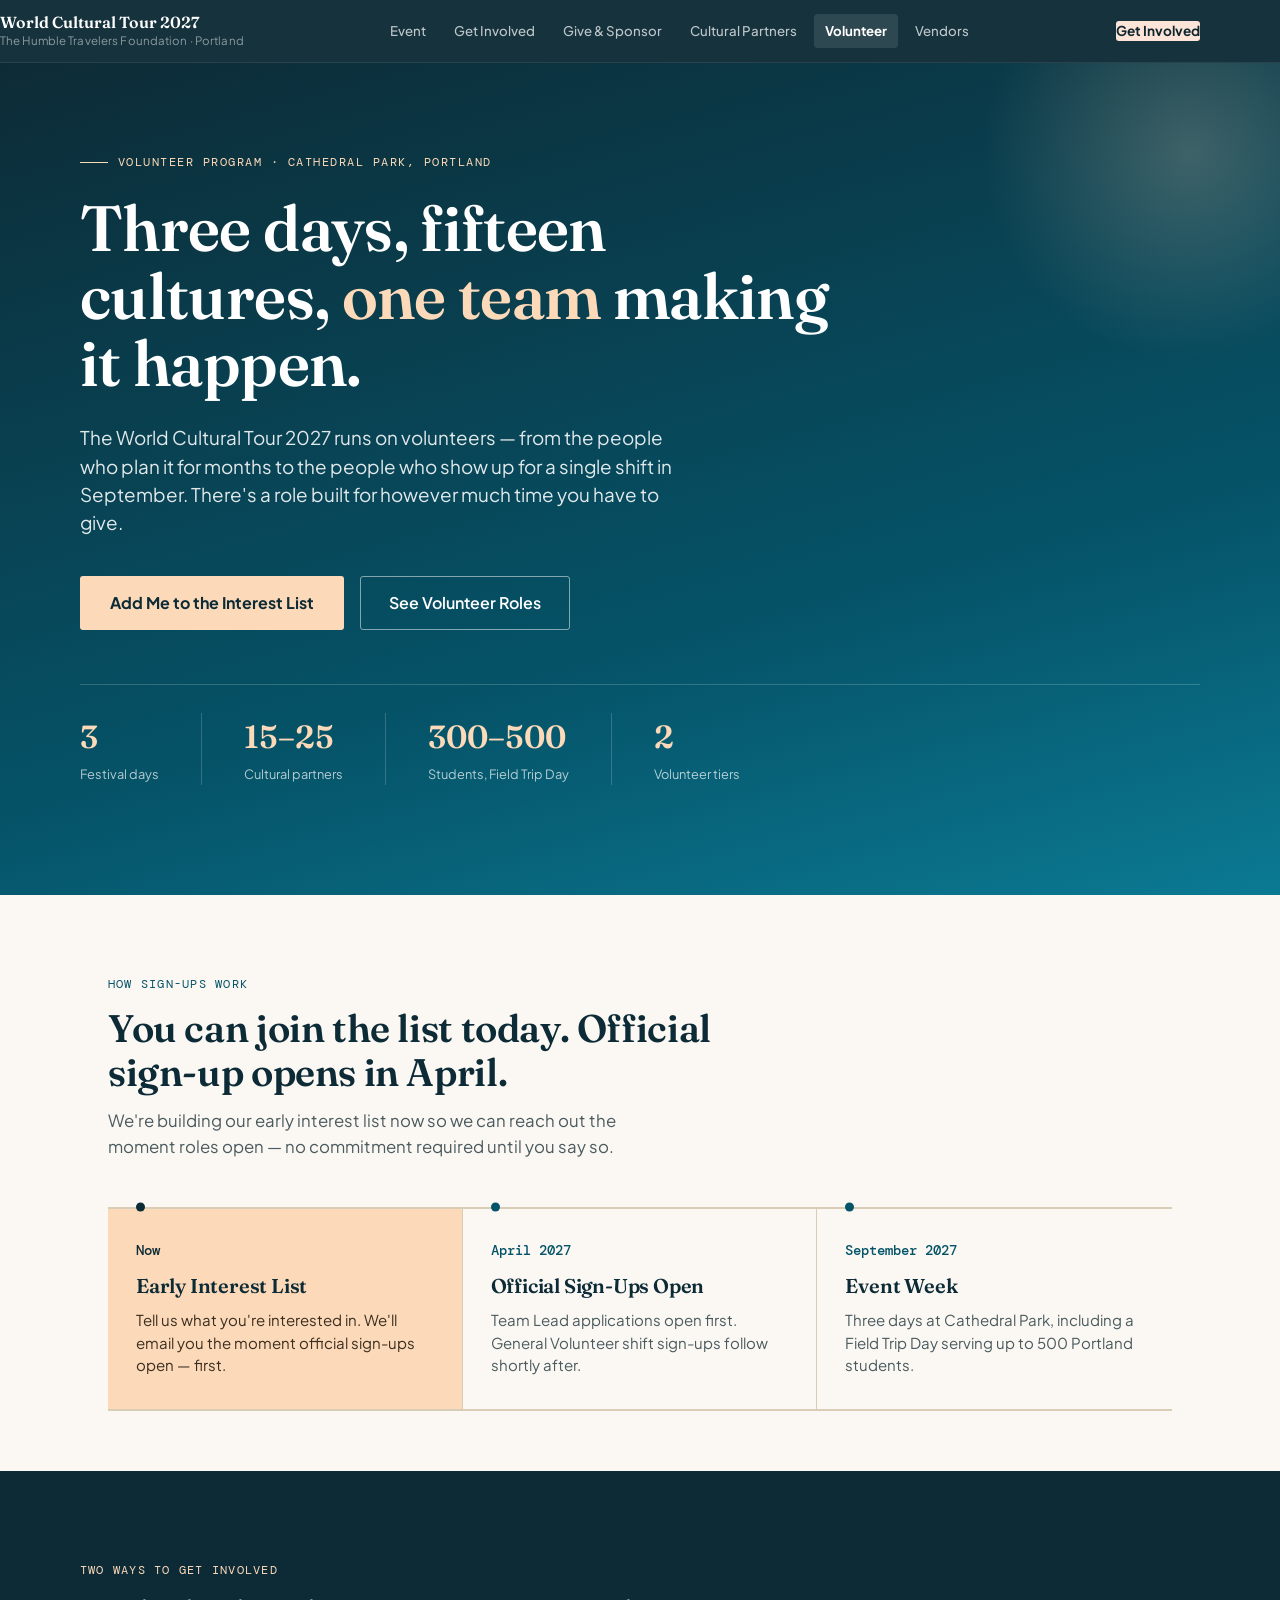
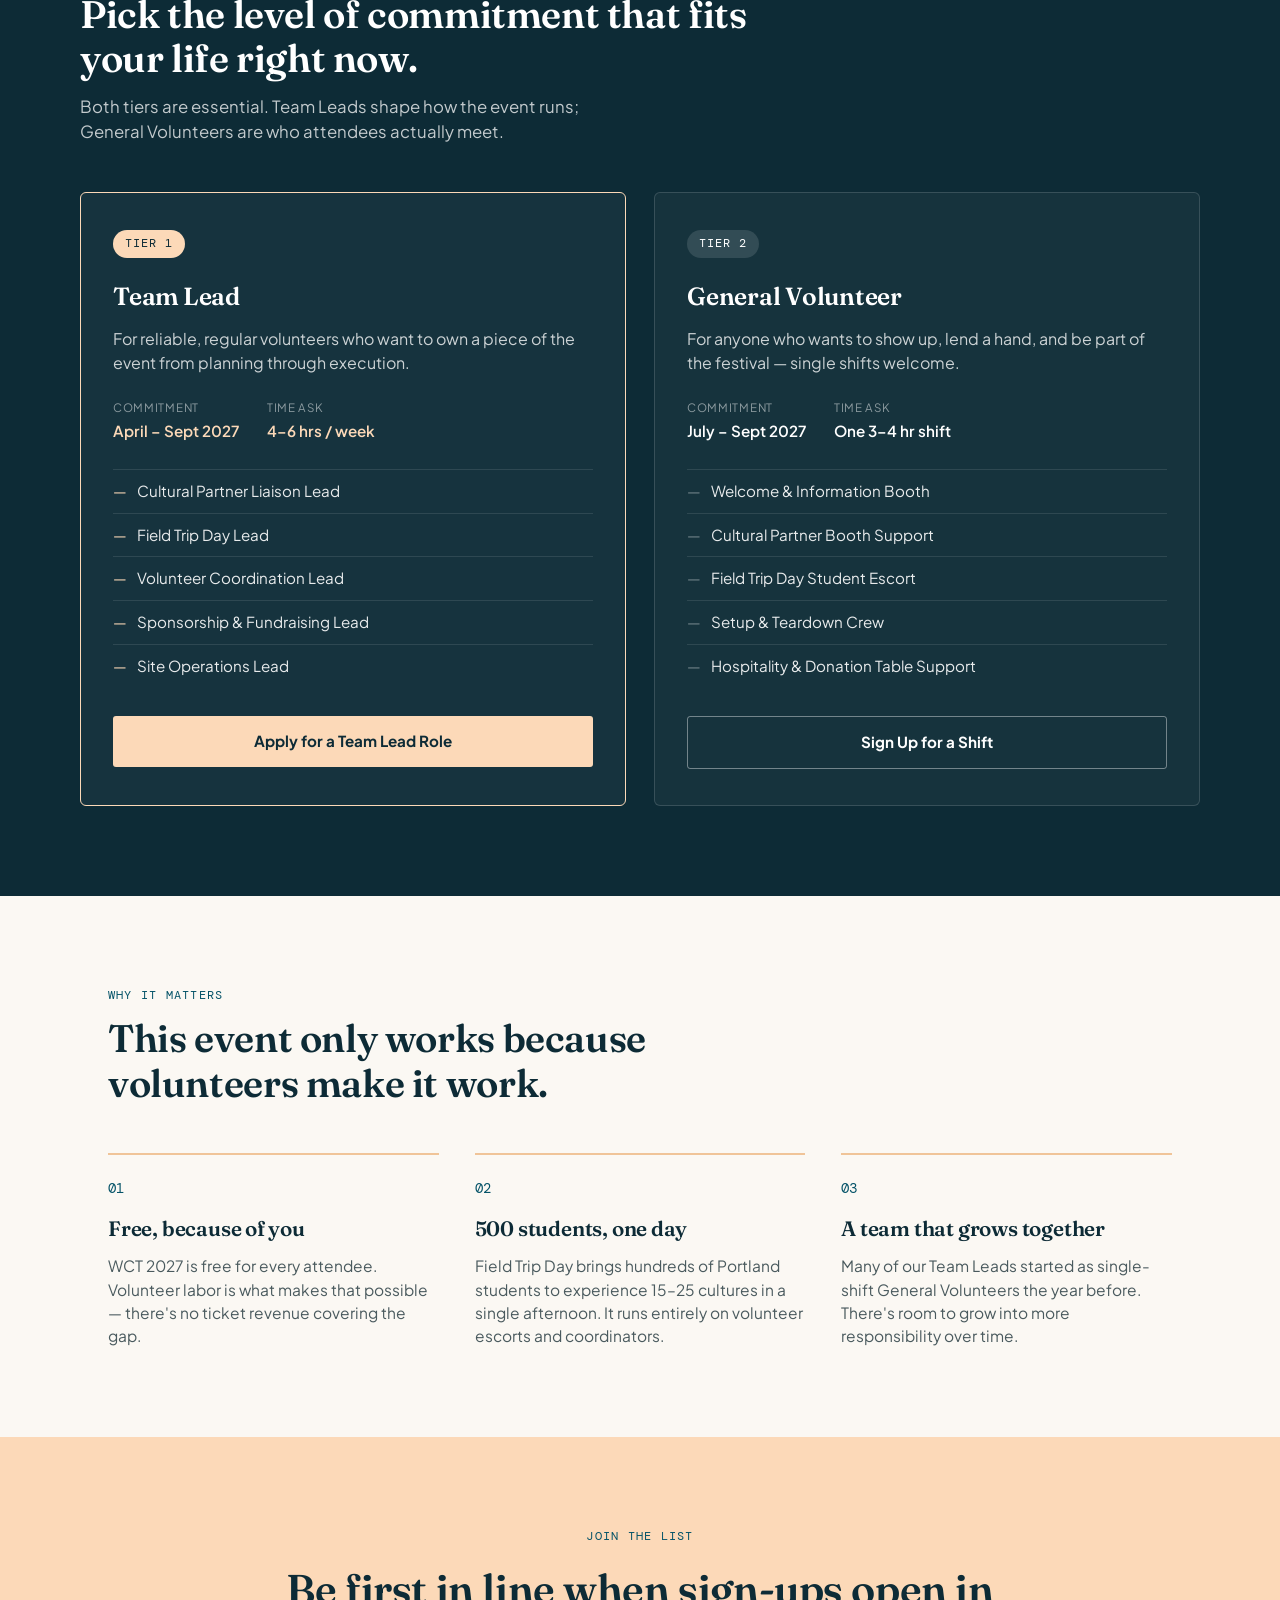
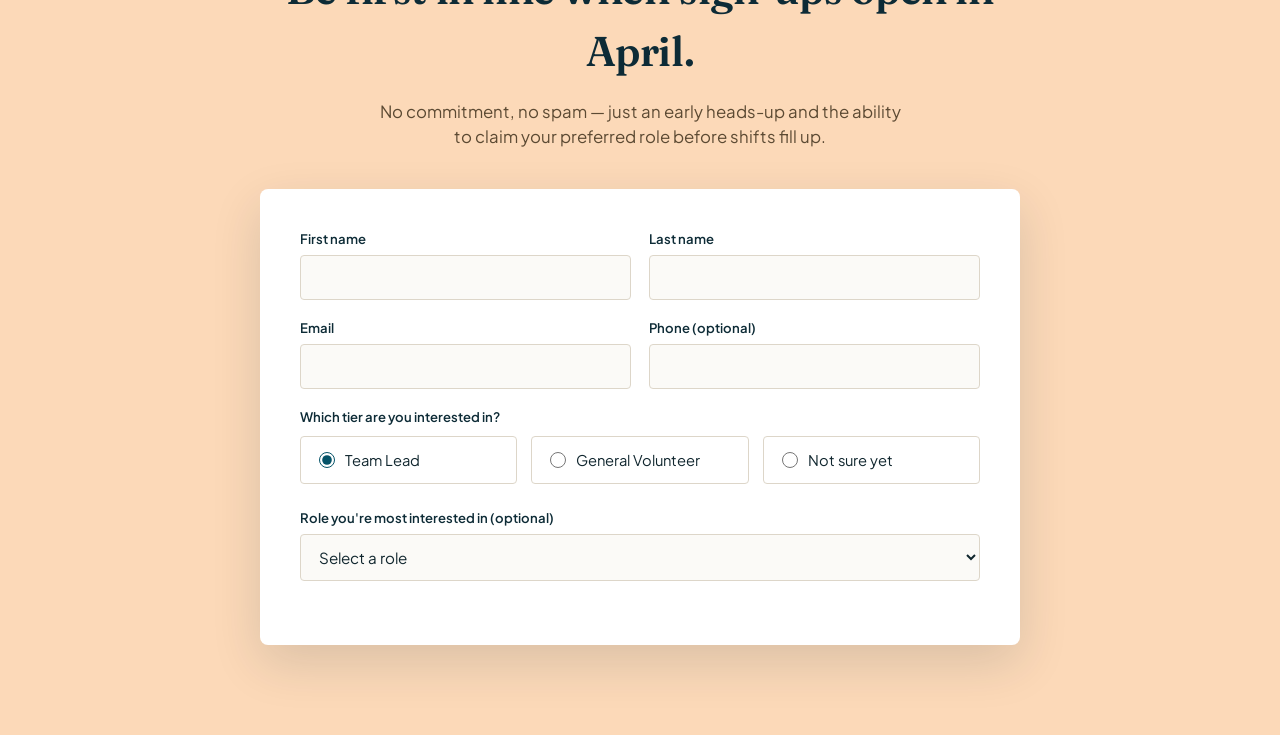
<file: volunteer.html>
<!DOCTYPE html>
<html lang="en">
<head>
<meta charset="UTF-8">
<meta name="viewport" content="width=device-width, initial-scale=1.0">
<title>Volunteer — World Cultural Tour Portland 2027</title>
<style>
  @import url('https://fonts.googleapis.com/css2?family=Fraunces:opsz,wght@9..144,400;9..144,500;9..144,600;9..144,700&family=Plus+Jakarta+Sans:wght@400;500;600;700;800&family=DM+Mono:wght@400;500&display=swap');

  :root{
    --deep-teal:#0D2B36;
    --mid-teal:#055368;
    --teal-bright:#0B7A93;
    --sand:#FCD9B8;
    --sand-deep:#F0C498;
    --cream:#FBF8F3;
    --ink:#10262E;
    --line:#D9CDB8;
  }

  *{margin:0;padding:0;box-sizing:border-box;}
  html{scroll-behavior:smooth;}
  body{
    font-family:'Plus Jakarta Sans', sans-serif;
    background:var(--cream);
    color:var(--ink);
    line-height:1.5;
  }
  @media (prefers-reduced-motion: reduce){
    *{animation-duration:0.01ms !important; transition-duration:0.01ms !important;}
  }

  h1,h2,h3{font-family:'Fraunces', serif; letter-spacing:-0.01em;}

  a{color:inherit;}

  .mono{font-family:'DM Mono', monospace; letter-spacing:0.02em;}

  /* ===== NAV ===== */

  /* ===== HERO ===== */
  .hero{
    background:linear-gradient(165deg, var(--deep-teal) 0%, var(--mid-teal) 65%, var(--teal-bright) 100%);
    color:#fff;
    padding:90px 28px 110px;
    position:relative;
    overflow:hidden;
  }
  .hero::after{
    content:"";
    position:absolute; right:-120px; top:-120px;
    width:420px; height:420px; border-radius:50%;
    background:radial-gradient(circle, rgba(252,217,184,0.22) 0%, rgba(252,217,184,0) 70%);
  }
  .hero-inner{max-width:1120px; margin:0 auto; position:relative; z-index:2;}
  .eyebrow{
    font-family:'DM Mono',monospace; text-transform:uppercase; letter-spacing:0.12em;
    font-size:0.78rem; color:var(--sand); margin-bottom:22px; display:flex; align-items:center; gap:10px;
  }
  .eyebrow::before{content:""; width:28px; height:1px; background:var(--sand); display:inline-block;}
  .hero h1{
    font-size:clamp(2.4rem, 5vw, 4.1rem);
    font-weight:600; line-height:1.06; max-width:780px;
    margin-bottom:26px;
  }
  .hero h1 em{color:var(--sand); font-style:normal;}
  .hero p.lead{
    font-size:1.18rem; max-width:600px; color:rgba(255,255,255,0.88); margin-bottom:40px; font-weight:400;
  }
  .hero-actions{display:flex; gap:16px; flex-wrap:wrap; margin-bottom:54px;}
  .btn-primary{
    background:var(--sand); color:var(--deep-teal); font-weight:700; padding:15px 30px;
    border-radius:3px; text-decoration:none; font-size:1rem; display:inline-block;
    transition:transform 0.15s ease, box-shadow 0.15s ease;
  }
  .btn-primary:hover{transform:translateY(-2px); box-shadow:0 10px 24px rgba(0,0,0,0.22);}
  .btn-ghost{
    border:1.5px solid rgba(255,255,255,0.5); color:#fff; font-weight:600; padding:14px 28px;
    border-radius:3px; text-decoration:none; font-size:1rem; display:inline-block;
    transition:background 0.15s ease, border-color 0.15s ease;
  }
  .btn-ghost:hover{background:rgba(255,255,255,0.1); border-color:#fff;}

  .hero-stats{
    display:flex; gap:0; flex-wrap:wrap;
    border-top:1px solid rgba(255,255,255,0.18); padding-top:28px;
  }
  .hero-stat{padding-right:42px; margin-right:42px; border-right:1px solid rgba(255,255,255,0.18);}
  .hero-stat:last-child{border-right:none;}
  .hero-stat .num{font-family:'Fraunces',serif; font-size:2rem; font-weight:600; color:var(--sand); display:block;}
  .hero-stat .lbl{font-size:0.8rem; color:rgba(255,255,255,0.7); margin-top:2px;}

  /* ===== TIMELINE BAND ===== */
  .timeline-section{padding:80px 28px 60px; max-width:1120px; margin:0 auto;}
  .section-head{margin-bottom:48px; max-width:680px;}
  .section-tag{font-family:'DM Mono',monospace; font-size:0.78rem; color:var(--mid-teal); text-transform:uppercase; letter-spacing:0.1em; margin-bottom:12px; display:block;}
  .section-head h2{font-size:clamp(1.7rem,3vw,2.4rem); color:var(--deep-teal); font-weight:600; line-height:1.15;}
  .section-head p{margin-top:14px; color:#4A5A5E; font-size:1.05rem; max-width:560px;}

  .timeline{
    position:relative;
    display:grid;
    grid-template-columns:repeat(3, 1fr);
    gap:0;
    border-top:2px solid var(--line);
    border-bottom:2px solid var(--line);
  }
  .tl-stop{
    padding:32px 28px; position:relative; border-right:1px solid var(--line);
  }
  .tl-stop:last-child{border-right:none;}
  .tl-stop.active{background:var(--sand);}
  .tl-date{font-family:'DM Mono',monospace; font-size:0.85rem; color:var(--mid-teal); font-weight:500; margin-bottom:10px; display:block;}
  .tl-stop.active .tl-date{color:var(--deep-teal);}
  .tl-stop h3{font-size:1.25rem; color:var(--deep-teal); margin-bottom:8px; font-weight:600;}
  .tl-stop p{font-size:0.94rem; color:#4A5A5E;}
  .tl-stop.active p{color:#3A2E20;}
  .tl-dot{
    position:absolute; top:-2px; left:28px; width:9px; height:9px; border-radius:50%;
    background:var(--mid-teal); transform:translateY(-50%);
  }
  .tl-stop.active .tl-dot{background:var(--deep-teal);}

  @media (max-width:760px){
    .timeline{grid-template-columns:1fr;}
    .tl-stop{border-right:none; border-bottom:1px solid var(--line);}
    .tl-stop:last-child{border-bottom:none;}
  }

  /* ===== TIERS ===== */
  .tiers-section{background:var(--deep-teal); padding:90px 28px; color:#fff;}
  .tiers-inner{max-width:1120px; margin:0 auto;}
  .tiers-section .section-tag{color:var(--sand);}
  .tiers-section .section-head h2{color:#fff;}
  .tiers-section .section-head p{color:rgba(255,255,255,0.75);}

  .tier-grid{display:grid; grid-template-columns:1fr 1fr; gap:28px; margin-top:20px;}
  @media (max-width:760px){.tier-grid{grid-template-columns:1fr;}}

  .tier-card{
    background:rgba(255,255,255,0.04);
    border:1px solid rgba(255,255,255,0.14);
    border-radius:6px;
    padding:36px 32px;
    position:relative;
  }
  .tier-card.lead{border-color:var(--sand);}
  .tier-badge{
    font-family:'DM Mono',monospace; font-size:0.72rem; text-transform:uppercase; letter-spacing:0.08em;
    padding:5px 12px; border-radius:20px; display:inline-block; margin-bottom:20px;
  }
  .tier-card.lead .tier-badge{background:var(--sand); color:var(--deep-teal);}
  .tier-card.general .tier-badge{background:rgba(255,255,255,0.12); color:#fff;}
  .tier-card h3{font-size:1.55rem; font-weight:600; margin-bottom:12px;}
  .tier-card .tier-desc{color:rgba(255,255,255,0.78); margin-bottom:24px; font-size:1rem;}
  .tier-meta{display:flex; gap:28px; margin-bottom:26px; flex-wrap:wrap;}
  .tier-meta-item .tm-label{font-size:0.72rem; color:rgba(255,255,255,0.5); text-transform:uppercase; letter-spacing:0.06em; margin-bottom:4px;}
  .tier-meta-item .tm-value{font-size:0.95rem; font-weight:600; color:var(--sand);}
  .tier-card.general .tm-value{color:#fff;}
  .tier-roles{list-style:none; margin-bottom:28px;}
  .tier-roles li{
    padding:10px 0; border-top:1px solid rgba(255,255,255,0.1); font-size:0.95rem; color:rgba(255,255,255,0.9);
    display:flex; align-items:baseline; gap:10px;
  }
  .tier-roles li::before{content:"—"; color:var(--sand); flex-shrink:0;}
  .tier-card.general .tier-roles li::before{color:rgba(255,255,255,0.4);}

  .tier-cta{
    display:inline-block; width:100%; text-align:center;
    padding:14px 0; border-radius:3px; text-decoration:none; font-weight:700; font-size:0.95rem;
    transition:transform 0.15s ease;
  }
  .tier-card.lead .tier-cta{background:var(--sand); color:var(--deep-teal);}
  .tier-card.general .tier-cta{background:transparent; border:1.5px solid rgba(255,255,255,0.4); color:#fff;}
  .tier-cta:hover{transform:translateY(-2px);}

  /* ===== WHY VOLUNTEER ===== */
  .why-section{padding:90px 28px; max-width:1120px; margin:0 auto;}
  .why-grid{display:grid; grid-template-columns:repeat(3,1fr); gap:36px; margin-top:48px;}
  @media (max-width:760px){.why-grid{grid-template-columns:1fr;}}
  .why-card{padding-top:24px; border-top:2px solid var(--sand-deep);}
  .why-card .why-num{font-family:'DM Mono',monospace; color:var(--mid-teal); font-size:0.85rem; margin-bottom:14px; display:block;}
  .why-card h3{font-size:1.3rem; color:var(--deep-teal); margin-bottom:10px; font-weight:600;}
  .why-card p{color:#4A5A5E; font-size:0.97rem;}

  /* ===== INTEREST FORM ===== */
  .form-section{background:var(--sand); padding:90px 28px;}
  .form-inner{max-width:760px; margin:0 auto; text-align:center;}
  .form-inner .section-tag{color:var(--mid-teal); justify-self:center;}
  .form-inner h2{font-size:clamp(1.8rem,3.4vw,2.6rem); color:var(--deep-teal); margin-bottom:16px; font-weight:600;}
  .form-inner p.lead{color:#5C4A33; font-size:1.05rem; margin-bottom:40px; max-width:540px; margin-left:auto; margin-right:auto;}

  .signup-form{
    background:#fff; border-radius:8px; padding:40px;
    box-shadow:0 18px 50px rgba(13,43,54,0.14);
    text-align:left;
  }
  .form-row{display:grid; grid-template-columns:1fr 1fr; gap:18px; margin-bottom:18px;}
  @media (max-width:560px){.form-row{grid-template-columns:1fr;}}
  .form-field label{display:block; font-size:0.82rem; font-weight:600; color:var(--deep-teal); margin-bottom:6px;}
  .form-field input, .form-field select{
    width:100%; padding:12px 14px; border:1.5px solid #DDD6C9; border-radius:4px;
    font-family:'Plus Jakarta Sans',sans-serif; font-size:0.95rem; color:var(--ink); background:#FBFAF7;
  }
  .form-field input:focus, .form-field select:focus{outline:2px solid var(--mid-teal); outline-offset:1px; border-color:var(--mid-teal);}
  .interest-choice{margin-bottom:24px;}
  .interest-choice > label{display:block; font-size:0.82rem; font-weight:600; color:var(--deep-teal); margin-bottom:10px;}
  .radio-options{display:flex; gap:14px; flex-wrap:wrap;}
  .radio-option{
    border:1.5px solid #DDD6C9; border-radius:4px; padding:12px 18px; cursor:pointer; flex:1; min-width:160px;
    display:flex; align-items:center; gap:10px; font-size:0.92rem; transition:border-color 0.15s ease;
  }
  .radio-option:hover{border-color:var(--mid-teal);}
  .radio-option input{accent-color:var(--mid-teal); width:16px; height:16px;}
  .submit-btn{
    width:100%; background:var(--deep-teal); color:#fff; font-weight:700; padding:16px 0;
    border:none; border-radius:4px; font-size:1rem; cursor:pointer; font-family:'Plus Jakarta Sans',sans-serif;
    transition:background 0.15s ease;
  }
  .submit-btn:hover{background:var(--mid-teal);}
  .form-note{font-size:0.82rem; color:#8A7A60; margin-top:16px; text-align:center;}

  /* ===== FOOTER ===== */
  footer{background:var(--deep-teal); color:rgba(255,255,255,0.7); padding:48px 28px 36px;}
  .footer-inner{max-width:1120px; margin:0 auto; display:flex; justify-content:space-between; align-items:flex-end; flex-wrap:wrap; gap:24px;}
  .footer-inner .org{color:var(--sand); font-family:'Fraunces',serif; font-weight:600; font-size:1.1rem; margin-bottom:8px;}
  .footer-meta{font-size:0.85rem; line-height:1.7;}
  .footer-right{font-size:0.8rem; text-align:right;}

</style>
  <link rel="stylesheet" href="nav.css">
</head>
<body>

<nav id="wct-nav">
  <div class="wct-nav-inner">
    <a href="index.html" class="wct-nav-logo">
      <span class="wct-logo-main">World Cultural Tour 2027</span>
      <span class="wct-logo-sub">The Humble Travelers Foundation &middot; Portland</span>
    </a>
    <ul class="wct-nav-links">
      <li><a href="index.html" >Event</a></li>
      <li><a href="get-involved.html" >Get Involved</a></li>
      <li><a href="donate.html" >Give &amp; Sponsor</a></li>
      <li><a href="partners.html" >Cultural Partners</a></li>
      <li><a href="volunteer.html" class="wct-active">Volunteer</a></li>
      <li><a href="vendors.html" >Vendors</a></li>
    </ul>
    <a href="get-involved.html" class="wct-nav-cta">Get Involved</a>
    <button class="wct-hamburger" aria-label="Toggle menu" onclick="document.getElementById('wct-nav').classList.toggle('wct-nav-open')">
      <span></span><span></span><span></span>
    </button>
  </div>
  <ul class="wct-mobile-menu">
    <li><a href="index.html" >Event</a></li>
    <li><a href="get-involved.html" >Get Involved</a></li>
    <li><a href="donate.html" >Give &amp; Sponsor</a></li>
    <li><a href="partners.html" >Cultural Partners</a></li>
    <li><a href="volunteer.html" class="wct-active">Volunteer</a></li>
    <li><a href="vendors.html" >Vendors</a></li>
    <li><a href="get-involved.html" class="wct-mobile-cta">Get Involved</a></li>
  </ul>
</nav>

<header class="hero">
  <div class="hero-inner">
    <span class="eyebrow">Volunteer Program · Cathedral Park, Portland</span>
    <h1>Three days, fifteen cultures, <em>one team</em> making it happen.</h1>
    <p class="lead">The World Cultural Tour 2027 runs on volunteers — from the people who plan it for months to the people who show up for a single shift in September. There's a role built for however much time you have to give.</p>
    <div class="hero-actions">
      <a href="#signup" class="btn-primary">Add Me to the Interest List</a>
      <a href="#roles" class="btn-ghost">See Volunteer Roles</a>
    </div>
    <div class="hero-stats">
      <div class="hero-stat"><span class="num">3</span><span class="lbl">Festival days</span></div>
      <div class="hero-stat"><span class="num">15–25</span><span class="lbl">Cultural partners</span></div>
      <div class="hero-stat"><span class="num">300–500</span><span class="lbl">Students, Field Trip Day</span></div>
      <div class="hero-stat"><span class="num">2</span><span class="lbl">Volunteer tiers</span></div>
    </div>
  </div>
</header>

<section class="timeline-section">
  <div class="section-head">
    <span class="section-tag">How Sign-Ups Work</span>
    <h2>You can join the list today. Official sign-up opens in April.</h2>
    <p>We're building our early interest list now so we can reach out the moment roles open — no commitment required until you say so.</p>
  </div>
  <div class="timeline">
    <div class="tl-stop active">
      <div class="tl-dot"></div>
      <span class="tl-date">Now</span>
      <h3>Early Interest List</h3>
      <p>Tell us what you're interested in. We'll email you the moment official sign-ups open — first.</p>
    </div>
    <div class="tl-stop">
      <div class="tl-dot"></div>
      <span class="tl-date">April 2027</span>
      <h3>Official Sign-Ups Open</h3>
      <p>Team Lead applications open first. General Volunteer shift sign-ups follow shortly after.</p>
    </div>
    <div class="tl-stop">
      <div class="tl-dot"></div>
      <span class="tl-date">September 2027</span>
      <h3>Event Week</h3>
      <p>Three days at Cathedral Park, including a Field Trip Day serving up to 500 Portland students.</p>
    </div>
  </div>
</section>

<section class="tiers-section" id="roles">
  <div class="tiers-inner">
    <div class="section-head">
      <span class="section-tag">Two Ways to Get Involved</span>
      <h2>Pick the level of commitment that fits your life right now.</h2>
      <p>Both tiers are essential. Team Leads shape how the event runs; General Volunteers are who attendees actually meet.</p>
    </div>

    <div class="tier-grid">
      <div class="tier-card lead">
        <span class="tier-badge">Tier 1</span>
        <h3>Team Lead</h3>
        <p class="tier-desc">For reliable, regular volunteers who want to own a piece of the event from planning through execution.</p>
        <div class="tier-meta">
          <div class="tier-meta-item"><div class="tm-label">Commitment</div><div class="tm-value">April – Sept 2027</div></div>
          <div class="tier-meta-item"><div class="tm-label">Time Ask</div><div class="tm-value">4–6 hrs / week</div></div>
        </div>
        <ul class="tier-roles">
          <li>Cultural Partner Liaison Lead</li>
          <li>Field Trip Day Lead</li>
          <li>Volunteer Coordination Lead</li>
          <li>Sponsorship & Fundraising Lead</li>
          <li>Site Operations Lead</li>
        </ul>
        <a href="#signup" class="tier-cta">Apply for a Team Lead Role</a>
      </div>

      <div class="tier-card general">
        <span class="tier-badge">Tier 2</span>
        <h3>General Volunteer</h3>
        <p class="tier-desc">For anyone who wants to show up, lend a hand, and be part of the festival — single shifts welcome.</p>
        <div class="tier-meta">
          <div class="tier-meta-item"><div class="tm-label">Commitment</div><div class="tm-value">July – Sept 2027</div></div>
          <div class="tier-meta-item"><div class="tm-label">Time Ask</div><div class="tm-value">One 3–4 hr shift</div></div>
        </div>
        <ul class="tier-roles">
          <li>Welcome & Information Booth</li>
          <li>Cultural Partner Booth Support</li>
          <li>Field Trip Day Student Escort</li>
          <li>Setup & Teardown Crew</li>
          <li>Hospitality & Donation Table Support</li>
        </ul>
        <a href="#signup" class="tier-cta">Sign Up for a Shift</a>
      </div>
    </div>
  </div>
</section>

<section class="why-section">
  <div class="section-head">
    <span class="section-tag">Why It Matters</span>
    <h2>This event only works because volunteers make it work.</h2>
  </div>
  <div class="why-grid">
    <div class="why-card">
      <span class="why-num">01</span>
      <h3>Free, because of you</h3>
      <p>WCT 2027 is free for every attendee. Volunteer labor is what makes that possible — there's no ticket revenue covering the gap.</p>
    </div>
    <div class="why-card">
      <span class="why-num">02</span>
      <h3>500 students, one day</h3>
      <p>Field Trip Day brings hundreds of Portland students to experience 15–25 cultures in a single afternoon. It runs entirely on volunteer escorts and coordinators.</p>
    </div>
    <div class="why-card">
      <span class="why-num">03</span>
      <h3>A team that grows together</h3>
      <p>Many of our Team Leads started as single-shift General Volunteers the year before. There's room to grow into more responsibility over time.</p>
    </div>
  </div>
</section>

<section class="form-section" id="signup">
  <div class="form-inner">
    <span class="section-tag">Join the List</span>
    <h2>Be first in line when sign-ups open in April.</h2>
    <p class="lead">No commitment, no spam — just an early heads-up and the ability to claim your preferred role before shifts fill up.</p>

    <form class="signup-form" onsubmit="event.preventDefault(); this.querySelector('.submit-btn').textContent='You\'re on the list! 🎉';">
      <div class="form-row">
        <div class="form-field">
          <label for="fname">First name</label>
          <input type="text" id="fname" required>
        </div>
        <div class="form-field">
          <label for="lname">Last name</label>
          <input type="text" id="lname" required>
        </div>
      </div>
      <div class="form-row">
        <div class="form-field">
          <label for="email">Email</label>
          <input type="email" id="email" required>
        </div>
        <div class="form-field">
          <label for="phone">Phone (optional)</label>
          <input type="tel" id="phone">
        </div>
      </div>

      <div class="interest-choice">
        <label>Which tier are you interested in?</label>
        <div class="radio-options">
          <label class="radio-option"><input type="radio" name="tier" value="lead" checked> Team Lead</label>
          <label class="radio-option"><input type="radio" name="tier" value="general"> General Volunteer</label>
          <label class="radio-option"><input type="radio" name="tier" value="unsure"> Not sure yet</label>
        </div>
      </div>

      <div class="form-field" style="margin-bottom:24px;">
        <label for="role">Role you're most interested in (optional)</label>
        <select id="role">
          <option value="">Select a role</option>
          <option>Cultural Partner Liaison Lead</option>
          <option>Field Trip Day Lead</option>
          <option>Volunteer Coordination Lead</option>
          <option>Sponsorship & Fu
</file>
<file: nav.css>
/* ============================================================
   WCT 2027 — Shared Navigation
   wct.humbletravelers.org
   ============================================================ */

:root {
  --wct-ink:       #0D2B36;
  --wct-teal:      #055368;
  --wct-cream:     #FBF8F3;
  --wct-peach:     #FDE4D8;
  --wct-mint:      #C9EEDD;
  --wct-azure:     #C5E3F0;
  --wct-slate:     #AECBDA;
  --wct-nav-bg:    rgba(13, 43, 54, 0.96);
  --wct-nav-h:     62px;
}

/* ── Reset ── */
#wct-nav * { box-sizing: border-box; margin: 0; padding: 0; }
#wct-nav a { text-decoration: none; color: inherit; }

/* ── Outer bar ── */
#wct-nav {
  position: sticky;
  top: 0;
  z-index: 200;
  width: 100%;
  background: var(--wct-nav-bg);
  backdrop-filter: blur(8px);
  -webkit-backdrop-filter: blur(8px);
  border-bottom: 1px solid rgba(255,255,255,0.08);
  font-family: 'Plus Jakarta Sans', sans-serif;
}

/* ── Inner wrapper ── */
.wct-nav-inner {
  max-width: 1200px;
  margin: 0 auto;
  height: var(--wct-nav-h);
  padding: 0 28px;
  display: flex;
  align-items: center;
  justify-content: space-between;
  gap: 24px;
}

/* ── Logo / wordmark ── */
.wct-nav-logo {
  display: flex;
  flex-direction: column;
  gap: 1px;
  flex-shrink: 0;
}
.wct-nav-logo .wct-logo-main {
  font-family: 'Fraunces', serif;
  font-weight: 600;
  font-size: 1rem;
  color: #fff;
  line-height: 1.15;
  white-space: nowrap;
}
.wct-nav-logo .wct-logo-sub {
  font-size: 0.72rem;
  color: rgba(255,255,255,0.5);
  font-weight: 400;
  letter-spacing: 0.01em;
  white-space: nowrap;
}

/* ── Link list ── */
.wct-nav-links {
  display: flex;
  align-items: center;
  gap: 6px;
  list-style: none;
}

#wct-nav .wct-nav-links li a {
  display: block;
  padding: 7px 11px;
  border-radius: 4px;
  font-size: 0.83rem;
  font-weight: 500;
  color: rgba(255,255,255,0.72) !important;
  transition: color 0.15s ease, background 0.15s ease;
  white-space: nowrap;
}
#wct-nav .wct-nav-links li a:hover {
  color: #fff !important;
  background: rgba(255,255,255,0.07);
}

/* Active page indicator */
#wct-nav .wct-nav-links li a.wct-active {
  color: #fff !important;
  font-weight: 700;
  background: rgba(255,255,255,0.1);
}

/* ── Primary CTA ── */
.wct-nav-cta {
  display: inline-block;
  flex-shrink: 0;
  padding: 8px 18px;
  border-radius: 3px;
  font-size: 0.85rem;
  font-weight: 700;
  background: var(--wct-peach);
  color: var(--wct-ink);
  transition: transform 0.15s ease, background 0.15s ease;
  white-space: nowrap;
}
.wct-nav-cta:hover {
  background: #fff;
  transform: translateY(-1px);
}

/* ── Hamburger (mobile only) ── */
.wct-hamburger {
  display: none;
  flex-direction: column;
  justify-content: center;
  gap: 5px;
  background: none;
  border: none;
  cursor: pointer;
  padding: 6px;
  z-index: 210;
}
.wct-hamburger span {
  display: block;
  width: 22px;
  height: 2px;
  background: rgba(255,255,255,0.85);
  border-radius: 2px;
  transition: transform 0.22s ease, opacity 0.22s ease;
}

/* ── Mobile drawer ── */
.wct-mobile-menu {
  display: none;
  flex-direction: column;
  background: var(--wct-ink);
  border-top: 1px solid rgba(255,255,255,0.1);
  padding: 14px 0 18px;
}
.wct-mobile-menu li {
  list-style: none;
}
#wct-nav .wct-mobile-menu li a {
  display: block;
  padding: 11px 28px;
  font-size: 0.95rem;
  font-weight: 500;
  color: rgba(255,255,255,0.82) !important;
  transition: background 0.12s ease, color 0.12s ease;
}
#wct-nav .wct-mobile-menu li a:hover,
#wct-nav .wct-mobile-menu li a.wct-active {
  background: rgba(255,255,255,0.06);
  color: #fff !important;
}
#wct-nav .wct-mobile-menu li a.wct-active {
  font-weight: 700;
  border-left: 3px solid var(--wct-peach);
  padding-left: 25px;
}
#wct-nav .wct-mobile-menu .wct-mobile-cta {
  margin: 14px 28px 0;
  text-align: center;
  padding: 12px 0;
  border-radius: 3px;
  font-weight: 700;
  background: var(--wct-peach);
  color: var(--wct-ink) !important;
}

/* Open state */
#wct-nav.wct-nav-open .wct-mobile-menu {
  display: flex;
}
#wct-nav.wct-nav-open .wct-hamburger span:nth-child(1) {
  transform: translateY(7px) rotate(45deg);
}
#wct-nav.wct-nav-open .wct-hamburger span:nth-child(2) {
  opacity: 0;
}
#wct-nav.wct-nav-open .wct-hamburger span:nth-child(3) {
  transform: translateY(-7px) rotate(-45deg);
}

/* ── Responsive breakpoint ── */
@media (max-width: 840px) {
  .wct-nav-links,
  .wct-nav-cta {
    display: none;
  }
  .wct-hamburger {
    display: flex;
  }
}

@media (prefers-reduced-motion: reduce) {
  #wct-nav * { transition: none !important; }
}
</file>
